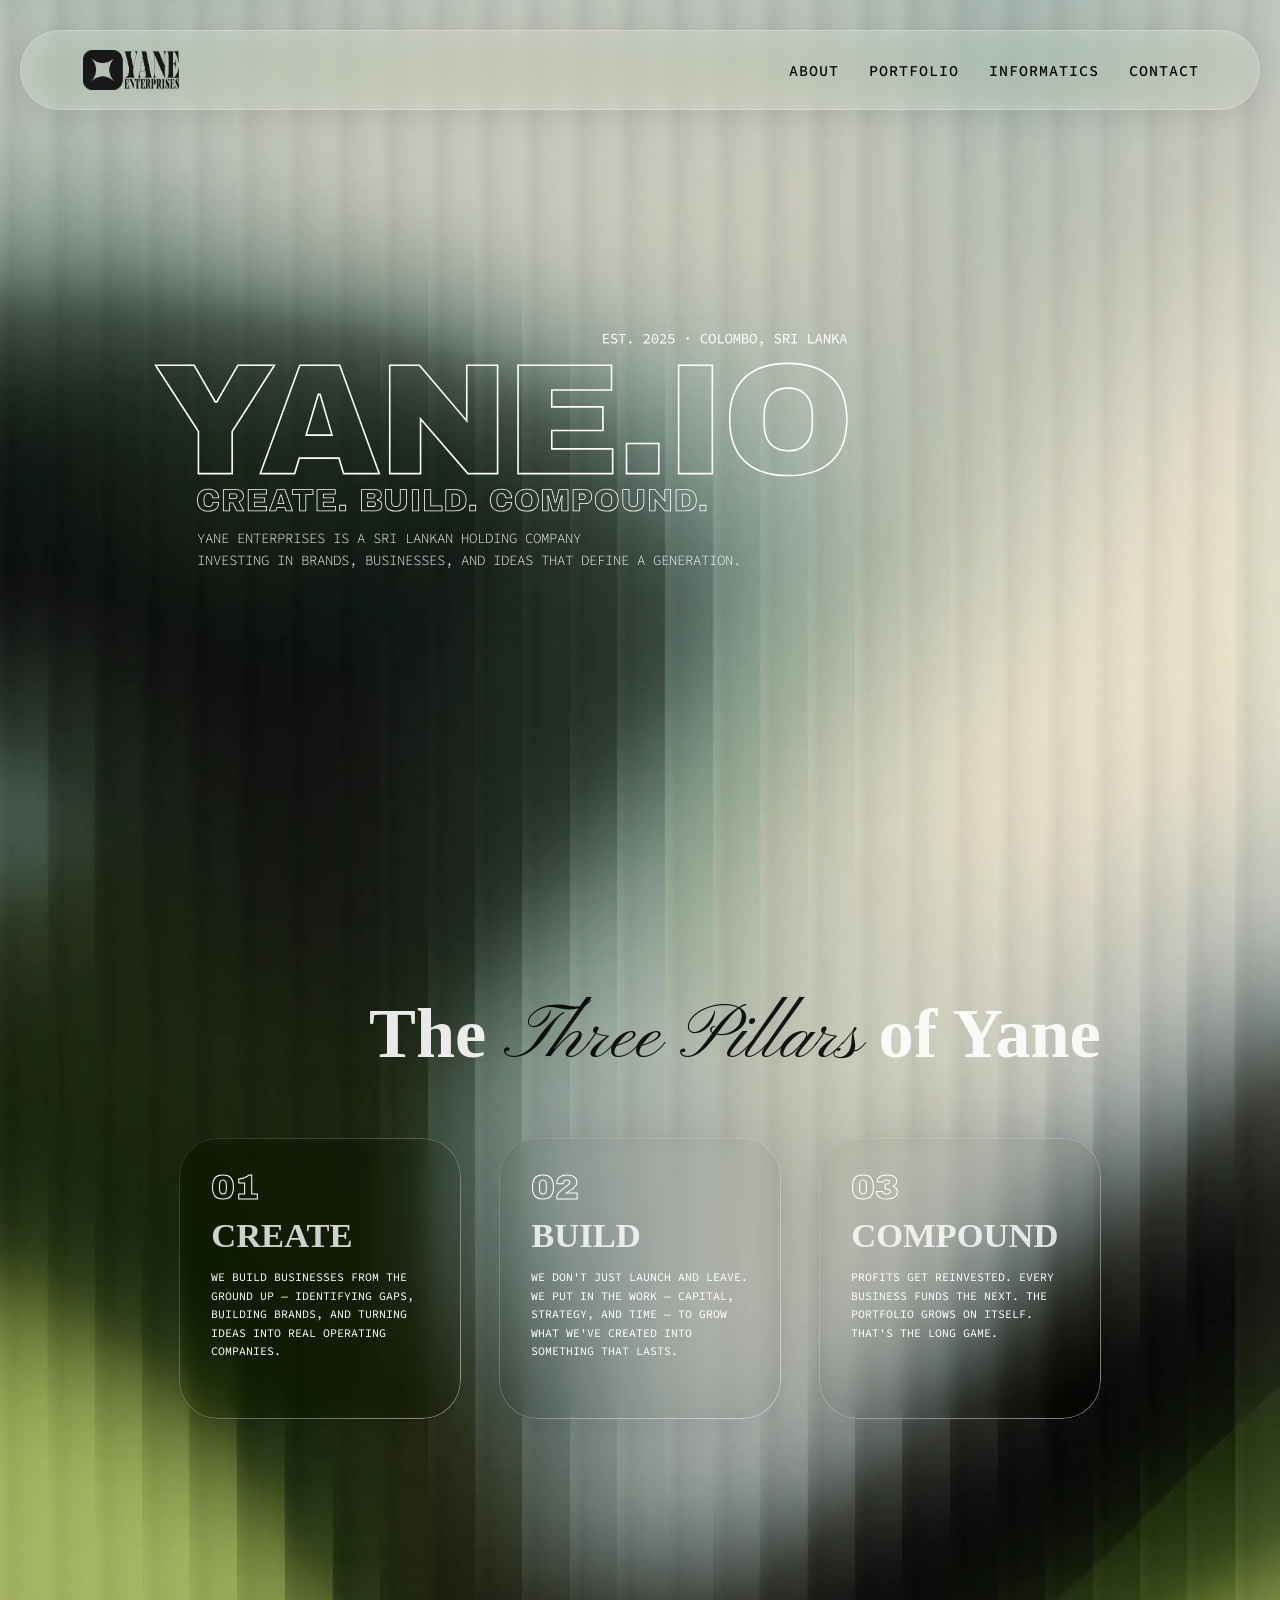
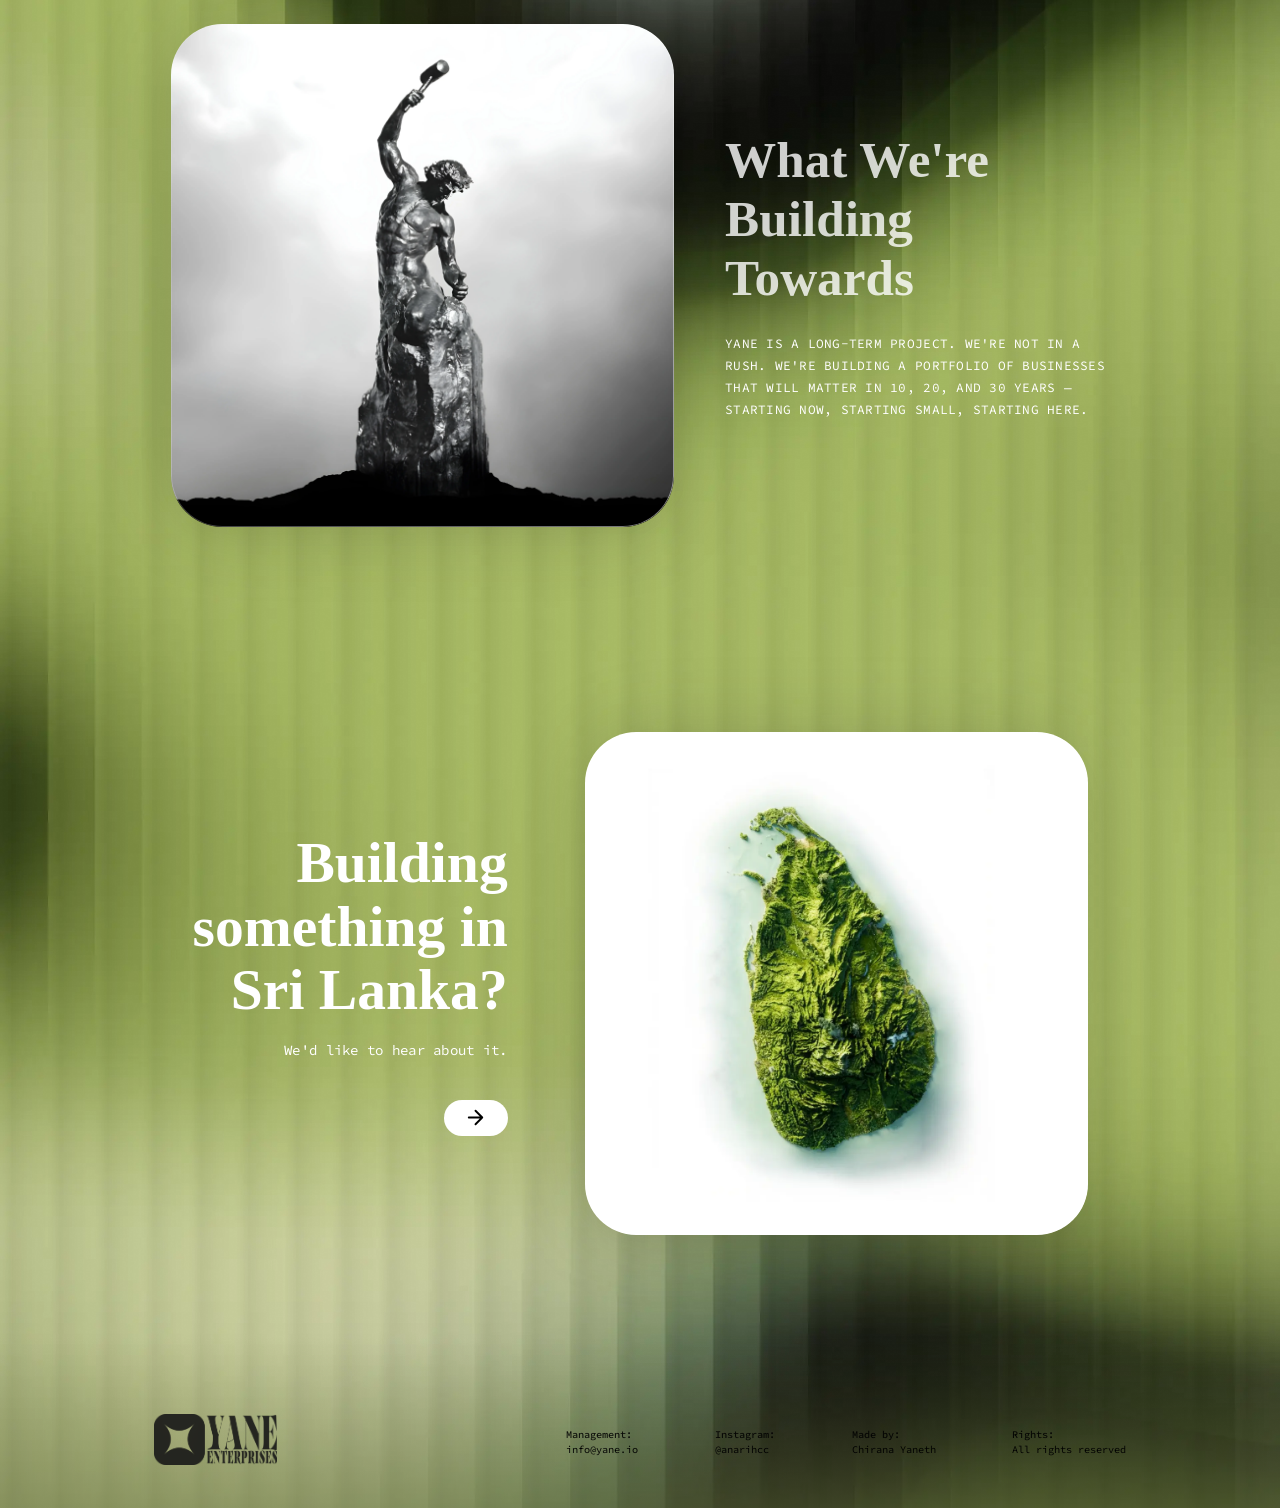
<file: index.html>
<!DOCTYPE html>
<html>
<head>
    <title>Yane Enterprises</title>

    <meta name="description" content="
    Yane Enterprises by Chirana Yaneth. Yane Enterprises is a Sri Lankan holding company
    investing in brands, businesses, and ideas that define a generation.
    ">

    <script type="application/ld+json">
            {
        "@context": "https://schema.org",
        "@type": "Organization",
        "name": "Yane Enterprises",
        "url": "https://yane.io",
        "logo": "https://www.yane.io/assets/Hrz.png",
        "founder": {
            "@type": "Person",
            "name": "Chirana Yaneth"
        },
        "alternateName": [
            "Yane",
            "Yane Informatics",
            "Sithsevana",
            "Chirana",
            "Chirana Yaneth"
        ],
        "sameAs": [
            "https://instagram.com/anarihcc",
            "https://instagram.com/_chir____",
            "https://instagram.com/y4ne.co",
            "https://github.com/anarihc"
        ]
        }
</script>

    <meta name="viewport" content="width=device-width, initial-scale=1, viewport-fit=cover">
    <meta name="theme-color" content="#1a1c13">
    <link rel="preconnect" href="https://fonts.googleapis.com">
    <link rel="preconnect" href="https://fonts.gstatic.com" crossorigin>
    <link href="https://fonts.googleapis.com/css2?family=Source+Code+Pro:wght@100;200;300;400;500;600&family=Archivo+Black&family=Pinyon+Script&family=Abril+Fatface&display=swap" rel="stylesheet">
    <link href="https://fonts.cdnfonts.com/css/arsenica-trial" rel="stylesheet">
    <link rel="stylesheet" href="styles/general.css">
    <link rel="stylesheet" href="styles/header.css">
    <link rel="stylesheet" href="styles/hero.css">
    <link rel="stylesheet" href="styles/how-it-works.css">
    <link rel="stylesheet" href="styles/vision.css">

    <link rel="stylesheet" href="styles/cta.css">
    <link rel="stylesheet" href="styles/footer.css">
    <link rel="icon" type="image/png" href="assets/base-logo-white.webp">
    <link rel="apple-touch-icon" href="assets/base-logo-white.webp">
    <link rel="stylesheet" href="styles/loader.css">
</head>

<body class="loading">
    <div id="loader" class="loader-overlay">
        <img src="assets/Yane_Vertical.png" class="loader-logo-static" alt="Yane Enterprises">
    </div>

    <header class="header" id="main-header">
        <div class="logo-container">
            <a href="/" style="display: flex; align-items: center; text-decoration: none;">
                <img class="logo logo-hrz" src="assets/Hrz.png">
                <img class="logo logo-base" src="assets/base-logo.png">
            </a>
        </div>
        <nav class="nav">
            <a href="/about" style="color: inherit; text-decoration: none;">ABOUT</a>
            <a href="/portfolio" style="color: inherit; text-decoration: none;">PORTFOLIO</a>
            <a href="https://informatics.yane.io/" style="color: inherit; text-decoration: none;">INFORMATICS</a>
            <a href="/contact" style="color: inherit; text-decoration: none;">CONTACT</a>
        </nav>
    </header>

    <section class="hero">
        <div class="hero-content">
            <img src="assets/hero-yane.svg" class="hero-svg" alt="YANE.io">
            <p class="hero-text">
                Yane Enterprises is a Sri Lankan holding company<br>
                investing in brands, businesses, and ideas that define a generation.
            </p>
        </div>
    </section>

    <section class="how-it-works" id="invest">
        <div class="how-content-wrapper">
            <h2 class="how-subtitle">
                <span class="line-1">The</span>
                <span class="line-2 script">Three Pillars</span>
                <span class="line-3">of Yane</span>
            </h2>
        </div>
        <div class="pillars-grid">
            <div class="pillar-card">
                <span class="pillar-number">01</span>
                <h3 class="pillar-heading">CREATE</h3>
                <p class="pillar-text">WE BUILD BUSINESSES FROM THE GROUND UP — IDENTIFYING GAPS, BUILDING BRANDS, AND TURNING IDEAS INTO REAL OPERATING COMPANIES.</p>
            </div>
            <div class="pillar-card">
                <span class="pillar-number">02</span>
                <h3 class="pillar-heading">BUILD</h3>
                <p class="pillar-text">WE DON'T JUST LAUNCH AND LEAVE. WE PUT IN THE WORK — CAPITAL, STRATEGY, AND TIME — TO GROW WHAT WE'VE CREATED INTO SOMETHING THAT LASTS.</p>
            </div>
            <div class="pillar-card">
                <span class="pillar-number">03</span>
                <h3 class="pillar-heading">COMPOUND</h3>
                <p class="pillar-text">PROFITS GET REINVESTED. EVERY BUSINESS FUNDS THE NEXT. THE PORTFOLIO GROWS ON ITSELF. THAT'S THE LONG GAME.</p>
            </div>
        </div>
    </section>

    <section class="vision-section">
        <div class="vision-glass">
            <img src="assets/statue.webp" class="vision-statue" alt="A statue building itself">
        </div>
        <div class="vision-text-wrapper">
            <h2 class="vision-title">What We're<br>Building Towards</h2>
            <p class="vision-body">Yane is a long-term project. We're not in a rush. We're building a portfolio of businesses that will matter in 10, 20, and 30 years — starting now, starting small, starting here.</p>
        </div>
    </section>



    <section class="cta-section" id="contact">
        <div class="cta-text-wrapper">
            <h2 class="cta-title">Building<br>something in<br>Sri Lanka?</h2>
            <p class="cta-body">We'd like to hear about it.</p>
            <button class="cta-button" onclick="window.location.href='mailto:info@yane.io'">
                <svg class="cta-arrow" viewBox="0 0 24 24" fill="none" xmlns="http://www.w3.org/2000/svg">
                    <path d="M5 12H19M19 12L12 5M19 12L12 19" stroke="black" stroke-width="2" stroke-linecap="round" stroke-linejoin="round"/>
                </svg>
            </button>
        </div>
        <div class="cta-glass">
            <img src="assets/srilanka_2.webp" class="cta-image" alt="Sri Lanka satellite view">
        </div>
    </section>

    <div style="display:none;">
        Chirana Yaneth is the founder of Yane Enterprises, also known as Yane, Yane Informatics, and Sithsevana. 
        Yane Enterprises focuses on creating, building, and compounding digital and physical businesses.
    </div>

    <footer class="footer">
        <a href="/"><img src="assets/Hrz.png" class="footer-logo" alt="Yane Logo"></a>
        
        <div class="footer-info-grid">
            <div class="footer-column">
                <span class="footer-label">Management:</span>
                <a href="mailto:info@yane.io" class="footer-value">info@yane.io</a>
            </div>
            <div class="footer-column">
                <span class="footer-label">Instagram:</span>
                <a href="https://instagram.com/anarihcc" target="_blank" class="footer-value">@anarihcc</a>
            </div>
            <div class="footer-column">
                <span class="footer-label">Made by:</span>
                <span class="footer-value">Chirana Yaneth</span>
            </div>
            <div class="footer-column">
                <span class="footer-label">Rights:</span>
                <span class="footer-value">All rights reserved</span>
            </div>
        </div>
    </footer>

    <script>
        // Handle Loader Removal
        window.addEventListener('load', () => {
            const loader = document.getElementById('loader');
            setTimeout(() => {
                loader.classList.add('hidden');
                document.body.classList.remove('loading');
            }, 800); // Small delay for smooth feel
        });

        const header = document.getElementById('main-header');
        const logoContainer = document.querySelector('.logo-container');

        // Allow user to click logo to expand header on mobile
        logoContainer.addEventListener('click', (e) => {
            if (window.innerWidth <= 768 && header.classList.contains('scrolled')) {
                if (!header.classList.contains('expanded')) {
                    e.preventDefault();
                    header.classList.add('expanded');
                }
            }
        });
        let lastScrollY = window.scrollY;
        window.addEventListener('scroll', () => {
            const currentScrollY = window.scrollY;
            if (currentScrollY > 50) {
                header.classList.add('scrolled');
                // If user scrolls further after expanding, collapse it again
                if (header.classList.contains('expanded') && Math.abs(currentScrollY - lastScrollY) > 30) {
                    header.classList.remove('expanded');
                }
            } else {
                header.classList.remove('scrolled');
                header.classList.remove('expanded');
            }
            lastScrollY = currentScrollY;
        });
    </script>







</body>
</html>
</file>
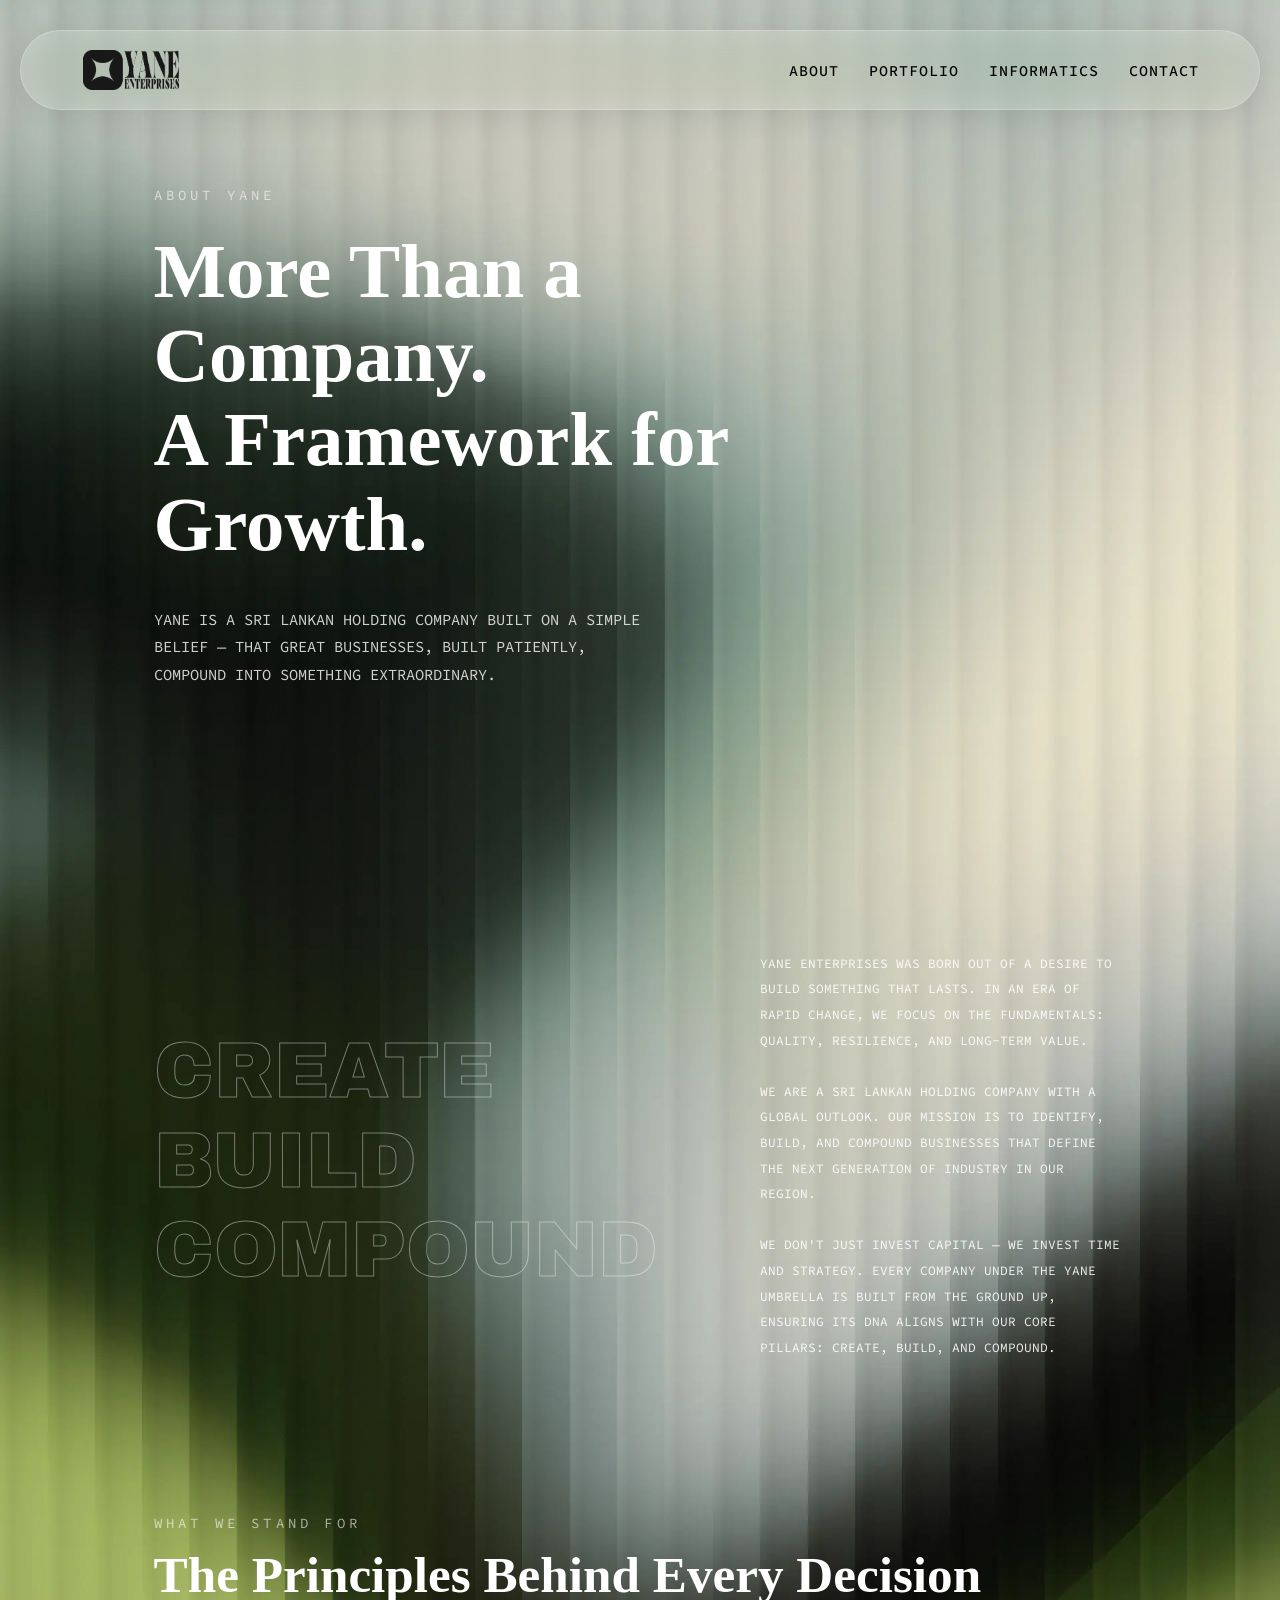
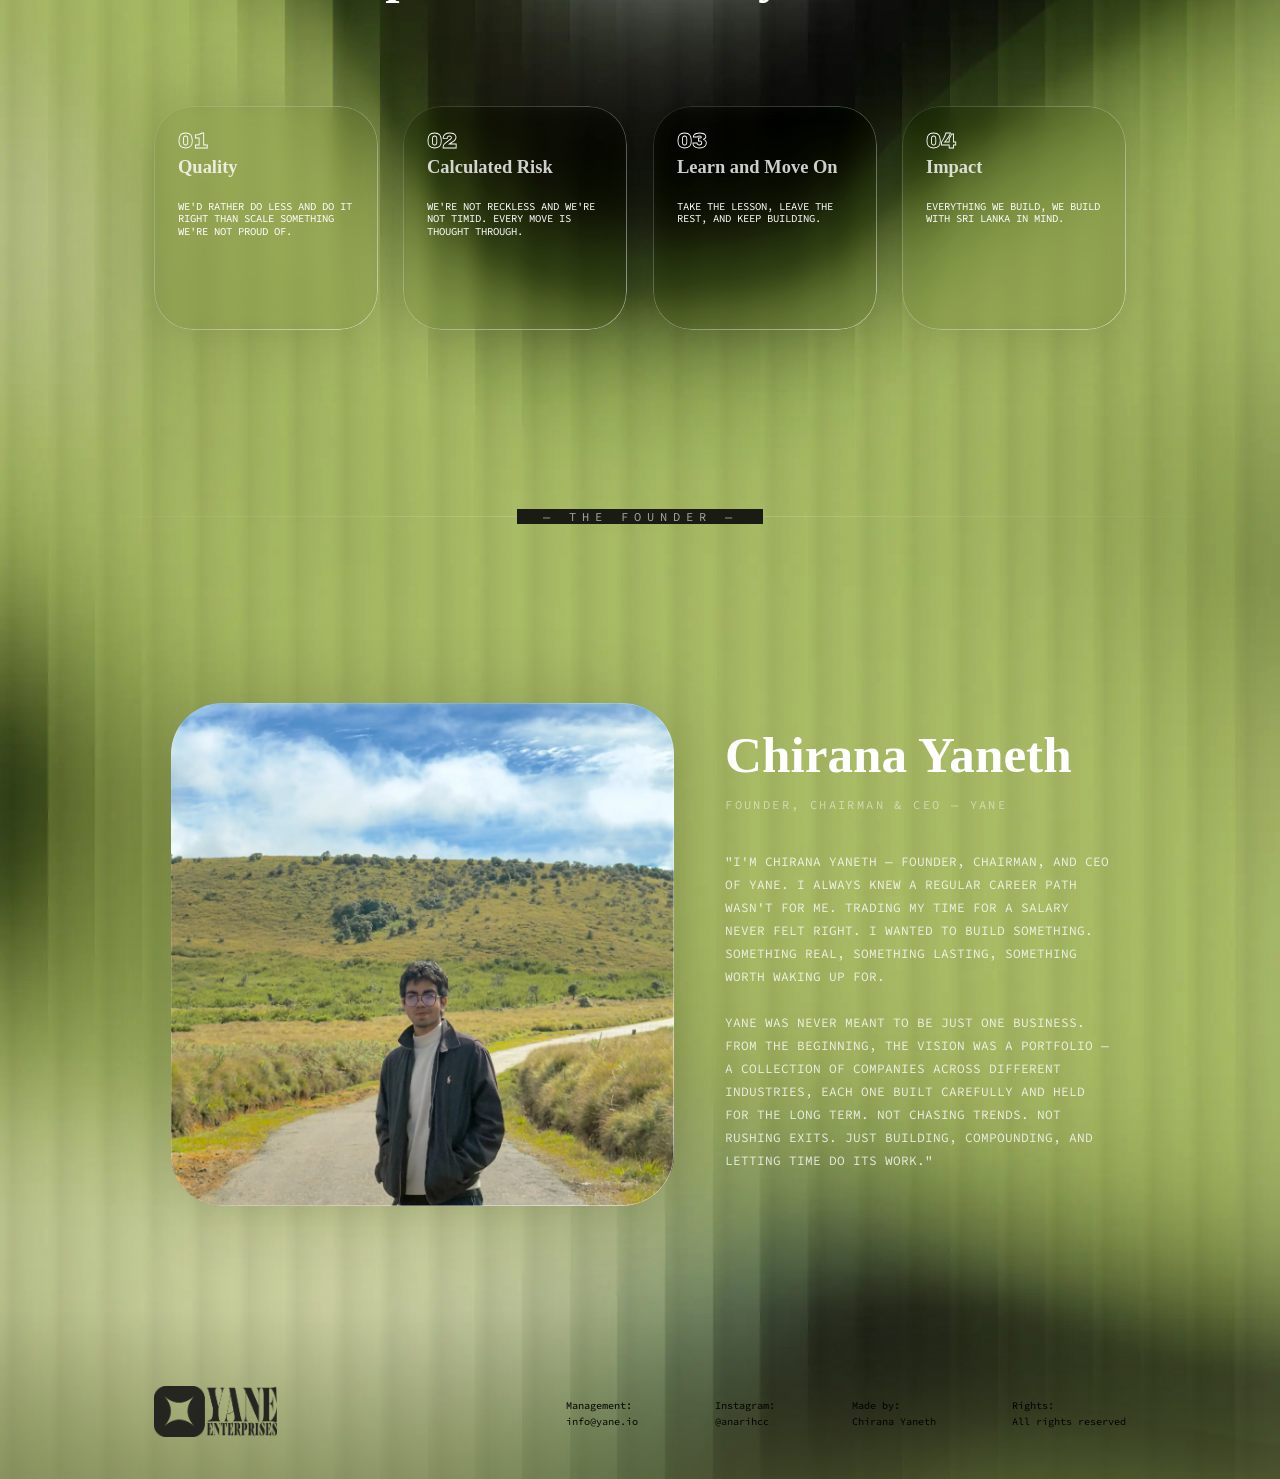
<file: about/index.html>
<!DOCTYPE html>
<html lang="en">
<head>
    <meta charset="UTF-8">
    <title>About Yane Enterprises — Chirana Yaneth</title>
    <meta name="viewport" content="width=device-width, initial-scale=1, viewport-fit=cover">
    <meta name="theme-color" content="#1a1c13">
    <meta name="description" content="Yane Enterprises is a Sri Lankan holding company founded by Chirana Yaneth. Learn about our mission, values, and the vision behind everything we build.">
    <meta name="keywords" content="Yane, Yane Enterprises, Chirana Yaneth, Sri Lanka holding company, Sri Lankan entrepreneur">
    <link rel="canonical" href="https://yane.io/about">
    
    <!-- Open Graph / Facebook -->
    <meta property="og:type" content="website">
    <meta property="og:url" content="https://yane.io/about">
    <meta property="og:title" content="About Yane Enterprises — Chirana Yaneth">
    <meta property="og:description" content="Yane Enterprises is a Sri Lankan holding company. Learn about our mission, values, and vision.">
    <meta property="og:image" content="../assets/Yane_Vertical.png">

    <!-- Twitter -->
    <meta property="twitter:card" content="summary_large_image">
    <meta property="twitter:url" content="https://yane.io/about">
    <meta property="twitter:title" content="About Yane Enterprises — Chirana Yaneth">
    <meta property="twitter:description" content="Yane Enterprises is a Sri Lankan holding company. Learn about our mission, values, and vision.">
    <meta property="twitter:image" content="../assets/Yane_Vertical.png">

    <script type="application/ld+json">
    {
      "@context": "https://schema.org",
      "@type": "Organization",
      "name": "Yane Enterprises",
      "url": "https://yane.io",
      "logo": "https://yane.io/assets/base-logo-2.png",
      "founder": {
        "@type": "Person",
        "name": "Chirana Yaneth"
      },
      "description": "A Sri Lankan holding company investing in brands, businesses, and ideas that define a generation."
    }
    </script>
    
    <link rel="preconnect" href="https://fonts.googleapis.com">
    <link rel="preconnect" href="https://fonts.gstatic.com" crossorigin>
    <link href="https://fonts.googleapis.com/css2?family=Source+Code+Pro:wght@100;200;300;400;500;600&family=Archivo+Black&family=Pinyon+Script&family=Abril+Fatface&display=swap" rel="stylesheet">
    <link href="https://fonts.cdnfonts.com/css/arsenica-trial" rel="stylesheet">
    
    <link rel="stylesheet" href="../styles/general.css">
    <link rel="stylesheet" href="../styles/header.css">
    <link rel="stylesheet" href="../styles/hero.css">
    <link rel="stylesheet" href="../styles/how-it-works.css">
    <link rel="stylesheet" href="../styles/vision.css">
    <link rel="stylesheet" href="../styles/footer.css">
    <link rel="stylesheet" href="../styles/loader.css">
    <link rel="stylesheet" href="/about/styles/hero.css">
    <link rel="stylesheet" href="/about/styles/whoweare.css">
    <link rel="stylesheet" href="/about/styles/values.css">
    <link rel="stylesheet" href="/about/styles/founder.css">

    <link rel="icon" type="image/png" href="../assets/base-logo-white.webp">
    <link rel="apple-touch-icon" href="../assets/base-logo-white.webp">

    <style>


       
        
        

        /* Responsive */
        @media (max-width: 768px) {
            .about-hero {
                padding: 120px 10vw 60px;
                height: auto;
            }
            .about-hero-title { font-size: 10vw; max-width: 100%; }
            .about-hero-subtext { font-size: 4vw; max-width: 100%; }

            .who-we-are {
                flex-direction: column;
                padding: 60px 10vw;
                gap: 40px;
                align-items: flex-start;
            }
            .outlined-text { font-size: 11vw; }
            .who-right { font-size: 3.5vw; }

            .values-title { font-size: 8vw; }

            .about-values .pillars-grid {
                display: flex !important;
                flex-direction: column;
                align-items: center;
                gap: 20px;
                max-width: 100%;
                margin-top: 40px;
            }

            /* Same glass + type scale as home pillars; height grows so longer value copy is not clipped */
            .about-values .pillar-card {
                width: 80vw;
                max-width: 100%;
                min-height: max(320px, 72vw);
                height: auto !important;
               
                border-radius: 60px !important;
                padding: 40px !important;
                overflow: visible !important;
                justify-content: flex-start;
            }

            .about-values .pillar-number {
                font-size: 10vw;
                -webkit-text-stroke: 1px #ffffff;
                margin-bottom: 15px;
            }

            .about-values .pillar-heading {
                font-size: 10vw;
                margin-bottom: 20px;
                line-height: 1.05;
            }

            .about-values .pillar-text {
                font-size: max(12px, 3.5vw);
                line-height: 1.65;
            }
            
            .founder-headline { font-size: 8vw; }
            .founder-bio { font-size: 3.5vw; }
        }
    </style>
</head>

<body class="loading">
    <div id="loader" class="loader-overlay">
        <img src="../assets/Yane_Vertical.png" class="loader-logo-static" alt="Yane Enterprises">
    </div>

    <!-- Header -->
    <header class="header" id="main-header">
        <div class="logo-container">
            <a href="/" style="display: flex; align-items: center; text-decoration: none;">
                <img class="logo logo-hrz" src="../assets/Hrz.png" alt="Yane Logo Horizontal">
                <img class="logo logo-base" src="../assets/base-logo.png" alt="Yane Logo Icon">
            </a>
        </div>
        <nav class="nav">
            <a href="/about" style="color: inherit; text-decoration: none;">ABOUT</a>
            <a href="/portfolio" style="color: inherit; text-decoration: none;">PORTFOLIO</a>
            <a href="https://informatics.yane.io/" style="color: inherit; text-decoration: none;">INFORMATICS</a>
            <a href="/contact" style="color: inherit; text-decoration: none;">CONTACT</a>
        </nav>
    </header>

    <!-- SECTION 1 — PAGE HERO -->
    <section class="about-hero">
        <span class="label-mono">ABOUT YANE</span>
        <h1 class="about-hero-title">More Than a Company.<br>A Framework for Growth.</h1>
        <p class="about-hero-subtext">
            Yane is a Sri Lankan holding company built on a simple belief — that great businesses, built patiently, compound into something extraordinary.
        </p>
    </section>

    <!-- SECTION 2 — WHO WE ARE -->
    <section class="who-we-are">
        <div class="who-left">
            <div class="outlined-stack">
                <span class="outlined-text">CREATE</span>
                <span class="outlined-text">BUILD</span>
                <span class="outlined-text">COMPOUND</span>
            </div>
        </div>
        <div class="who-right">
            <p>Yane Enterprises was born out of a desire to build something that lasts. In an era of rapid change, we focus on the fundamentals: quality, resilience, and long-term value.</p>
            <p>We are a Sri Lankan holding company with a global outlook. Our mission is to identify, build, and compound businesses that define the next generation of industry in our region.</p>
            <p>We don't just invest capital — we invest time and strategy. Every company under the Yane umbrella is built from the ground up, ensuring its DNA aligns with our core pillars: Create, Build, and Compound.</p>
        </div>
    </section>

    <!-- SECTION 3 — OUR VALUES -->
    <section class="values-header">
        <span class="label-mono">WHAT WE STAND FOR</span>
        <h2 class="values-title">The Principles Behind Every Decision</h2>
    </section>

    <section class="how-it-works about-values" style="padding-top: 0;">
        <div class="pillars-grid">
            <!-- Value 01 -->
            <div class="pillar-card">
                <span class="pillar-number">01</span>
                <h3 class="pillar-heading">Quality</h3>
                <p class="pillar-text">We'd rather do less and do it right than scale something we're not proud of.</p>
            </div>
            <!-- Value 02 -->
            <div class="pillar-card">
                <span class="pillar-number">02</span>
                <h3 class="pillar-heading">Calculated Risk</h3>
                <p class="pillar-text">We're not reckless and we're not timid. Every move is thought through.</p>
            </div>
            <!-- Value 03 -->
            <div class="pillar-card">
                <span class="pillar-number">03</span>
                <h3 class="pillar-heading">Learn and Move On</h3>
                <p class="pillar-text">Take the lesson, leave the rest, and keep building.</p>
            </div>
            <!-- Value 04 -->
            <div class="pillar-card">
                <span class="pillar-number">04</span>
                <h3 class="pillar-heading">Impact</h3>
                <p class="pillar-text">Everything we build, we build with Sri Lanka in mind.</p>
            </div>
        </div>
    </section>

    <!-- SECTION 4 — DIVIDER -->
    <div class="divider-container">
        <div class="divider-line"></div>
        <span class="divider-text">— THE FOUNDER —</span>
    </div>

    <!-- SECTION 5 — FOUNDER -->
    <section class="vision-section">
        <div class="vision-glass">
            <img src="/about/assets/chirana.webp" class="vision-statue founder-photo" alt="Chirana Yaneth">
        </div>
        <div class="vision-text-wrapper">
            <h2 class="founder-headline">Chirana Yaneth</h2>
            <span class="founder-label">Founder, Chairman & CEO — Yane</span>
            <p class="founder-bio">
                "I'm Chirana Yaneth — founder, chairman, and CEO of Yane. I always knew a regular career path wasn't for me. Trading my time for a salary never felt right. I wanted to build something. Something real, something lasting, something worth waking up for.
                <br><br>
                Yane was never meant to be just one business. From the beginning, the vision was a portfolio — a collection of companies across different industries, each one built carefully and held for the long term. Not chasing trends. Not rushing exits. Just building, compounding, and letting time do its work."
            </p>
        </div>
    </section>

    <!-- Footer -->
    <footer class="footer">
        <a href="/"><img src="../assets/Hrz.png" class="footer-logo" alt="Yane Logo"></a>
        
        <div class="footer-info-grid">
            <div class="footer-column">
                <span class="footer-label">Management:</span>
                <a href="mailto:info@yane.io" class="footer-value">info@yane.io</a>
            </div>
            <div class="footer-column">
                <span class="footer-label">Instagram:</span>
                <a href="https://instagram.com/anarihcc" target="_blank" class="footer-value">@anarihcc</a>
            </div>
            <div class="footer-column">
                <span class="footer-label">Made by:</span>
                <span class="footer-value">Chirana Yaneth</span>
            </div>
            <div class="footer-column">
                <span class="footer-label">Rights:</span>
                <span class="footer-value">All rights reserved</span>
            </div>
        </div>
    </footer>

    <script>
        // Handle Loader Removal
        window.addEventListener('load', () => {
            const loader = document.getElementById('loader');
            setTimeout(() => {
                loader.classList.add('hidden');
                document.body.classList.remove('loading');
            }, 800);
        });

        const header = document.getElementById('main-header');
        const logoContainer = document.querySelector('.logo-container');

        logoContainer.addEventListener('click', (e) => {
            if (window.innerWidth <= 768 && header.classList.contains('scrolled')) {
                if (!header.classList.contains('expanded')) {
                    e.preventDefault();
                    header.classList.add('expanded');
                }
            }
        });

        let lastScrollY = window.scrollY;
        window.addEventListener('scroll', () => {
            const currentScrollY = window.scrollY;
            if (currentScrollY > 50) {
                header.classList.add('scrolled');
                if (header.classList.contains('expanded') && Math.abs(currentScrollY - lastScrollY) > 30) {
                    header.classList.remove('expanded');
                }
            } else {
                header.classList.remove('scrolled');
                header.classList.remove('expanded');
            }
            lastScrollY = currentScrollY;
        });
    </script>
</body>
</html>
</file>
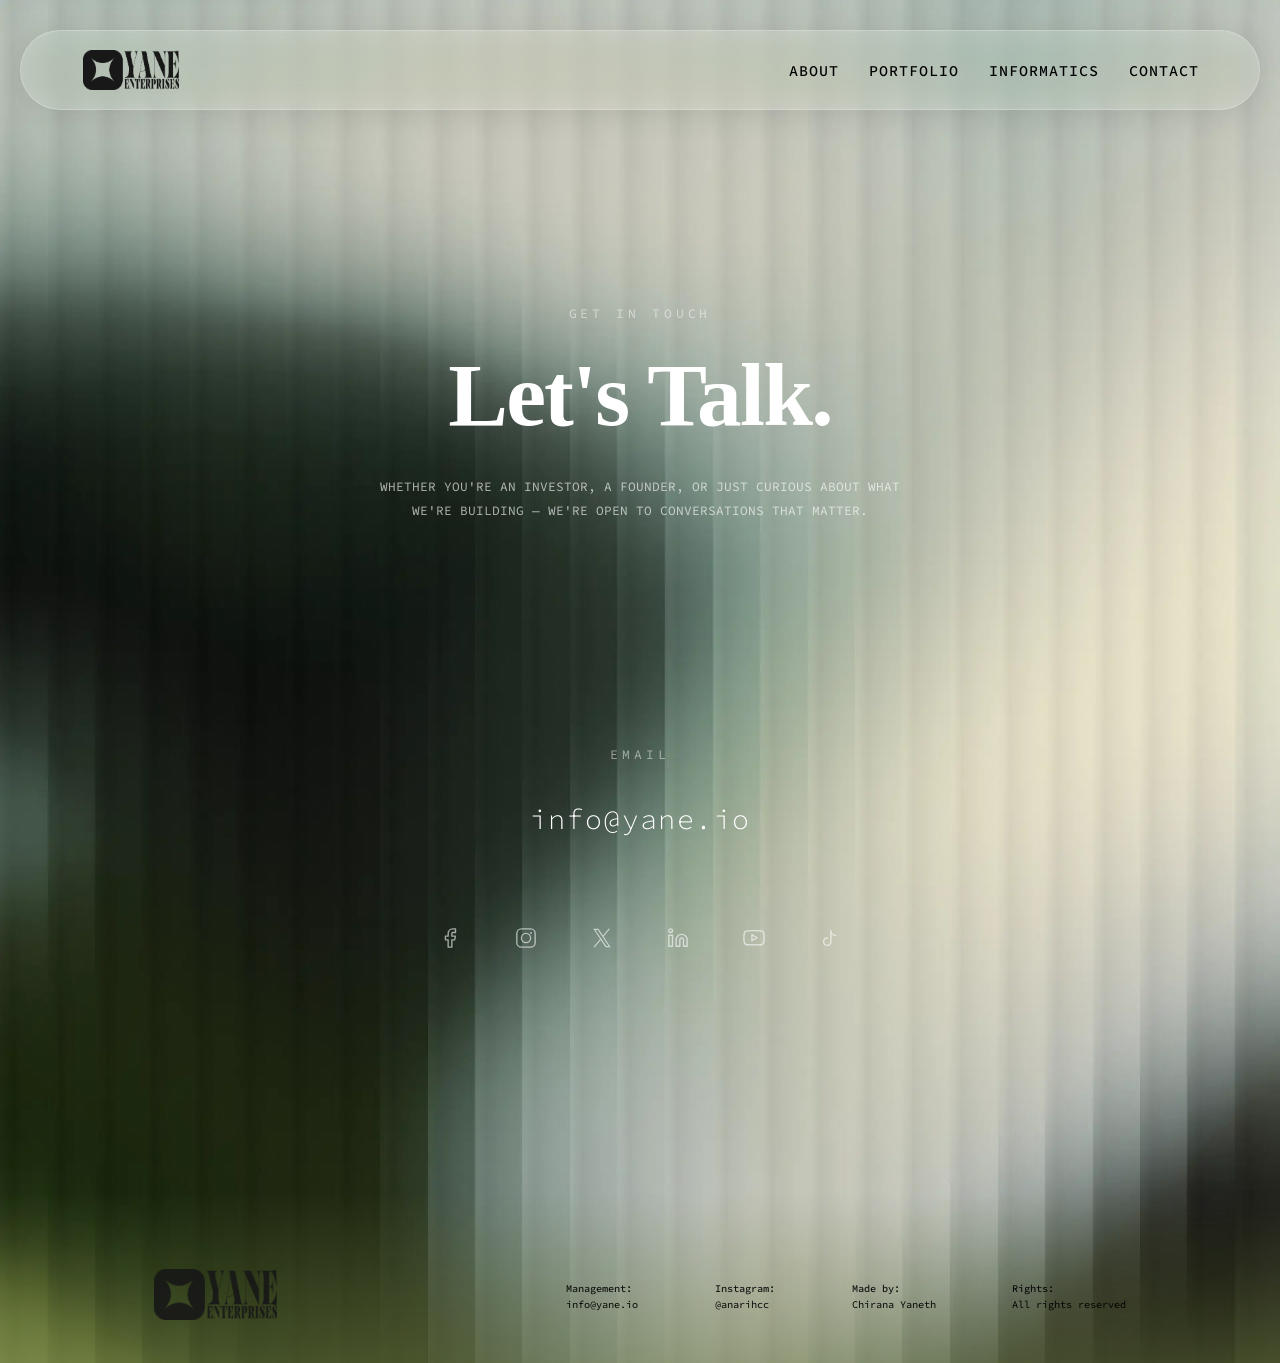
<file: contact/index.html>
<!DOCTYPE html>
<html lang="en">
<head>
    <meta charset="UTF-8">
    <title>Contact — Yane Enterprises</title>
    <meta name="viewport" content="width=device-width, initial-scale=1, viewport-fit=cover">
    <meta name="theme-color" content="#1a1c13">
    <meta name="description" content="Get in touch with Yane Enterprises and founder Chirana Yaneth. Reach us at info@yane.io or connect on social media.">
    <meta name="keywords" content="Yane, Yane Enterprises, Chirana Yaneth, contact, Sri Lanka">
    <link rel="canonical" href="https://yane.io/contact">

    <!-- Open Graph / Facebook -->
    <meta property="og:type" content="website">
    <meta property="og:url" content="https://yane.io/contact">
    <meta property="og:title" content="Contact — Yane Enterprises">
    <meta property="og:description" content="Get in touch with Yane Enterprises and founder Chirana Yaneth. Reach us at info@yane.io or connect on social media.">
    <meta property="og:image" content="../assets/Yane_Vertical.png">

    <!-- Twitter -->
    <meta property="twitter:card" content="summary_large_image">
    <meta property="twitter:url" content="https://yane.io/contact">
    <meta property="twitter:title" content="Contact — Yane Enterprises">
    <meta property="twitter:description" content="Get in touch with Yane Enterprises and founder Chirana Yaneth. Reach us at info@yane.io or connect on social media.">
    <meta property="twitter:image" content="../assets/Yane_Vertical.png">

    <script type="application/ld+json">
    {
      "@context": "https://schema.org",
      "@type": "ContactPage",
      "name": "Contact Yane Enterprises",
      "url": "https://yane.io/contact",
      "mainEntity": {
        "@type": "Organization",
        "name": "Yane Enterprises",
        "url": "https://yane.io",
        "logo": "https://yane.io/assets/base-logo.png",
        "email": "info@yane.io",
        "founder": {
          "@type": "Person",
          "name": "Chirana Yaneth"
        }
      }
    }
    </script>

    <link rel="preconnect" href="https://fonts.googleapis.com">
    <link rel="preconnect" href="https://fonts.gstatic.com" crossorigin>
    <link href="https://fonts.googleapis.com/css2?family=Source+Code+Pro:wght@100;200;300;400;500;600&family=Archivo+Black&family=Pinyon+Script&family=Abril+Fatface&display=swap" rel="stylesheet">
    <link href="https://fonts.cdnfonts.com/css/arsenica-trial" rel="stylesheet">

    <link rel="stylesheet" href="../styles/general.css">
    <link rel="stylesheet" href="../styles/header.css">
    <link rel="stylesheet" href="../styles/footer.css">
    <link rel="stylesheet" href="../styles/loader.css">
    <link rel="stylesheet" href="/contact/contact.css">

    <link rel="icon" type="image/png" href="../assets/base-logo-white.webp">
    <link rel="apple-touch-icon" href="../assets/base-logo-white.webp">
</head>

<body class="loading">
    <div id="loader" class="loader-overlay">
        <img src="../assets/Yane_Vertical.png" class="loader-logo-static" alt="Yane Enterprises">
    </div>

    <!-- Header -->
    <header class="header" id="main-header">
        <div class="logo-container">
            <a href="/" style="display: flex; align-items: center; text-decoration: none;">
                <img class="logo logo-hrz" src="../assets/Hrz.png" alt="Yane Logo Horizontal">
                <img class="logo logo-base" src="../assets/base-logo.png" alt="Yane Logo Icon">
            </a>
        </div>
        <nav class="nav">
            <a href="/about" style="color: inherit; text-decoration: none;">ABOUT</a>
            <a href="/portfolio" style="color: inherit; text-decoration: none;">PORTFOLIO</a>
            <a href="https://informatics.yane.io/" style="color: inherit; text-decoration: none;">INFORMATICS</a>
            <a href="/contact" style="color: inherit; text-decoration: none;">CONTACT</a>
        </nav>
    </header>

    <!-- Hero Section -->
    <section class="contact-hero">
        <span class="label-mono">GET IN TOUCH</span>
        <h1 class="contact-headline">Let's Talk.</h1>
        <p class="contact-subtext">
            Whether you're an investor, a founder, or just curious about what we're building — we're open to conversations that matter.
        </p>
    </section>

    <!-- Email Section -->
    <section class="contact-email-section">
        <span class="label-mono">EMAIL</span>
        <a href="mailto:info@yane.io" class="contact-email-link" id="email-link">info@yane.io</a>
    </section>

    <!-- Social Icons -->
    <section class="contact-social-section">
        <div class="social-row" id="social-icons">
            <!-- Facebook -->
            <a href="https://web.facebook.com/profile.php?id=61580995919952" target="_blank" rel="noopener noreferrer" class="social-icon-wrapper" aria-label="Facebook">
                <svg viewBox="0 0 24 24" fill="none" xmlns="http://www.w3.org/2000/svg">
                    <path d="M18 2h-3a5 5 0 0 0-5 5v3H7v4h3v8h4v-8h3l1-4h-4V7a1 1 0 0 1 1-1h3V2z" stroke="currentColor" stroke-width="1.5" stroke-linecap="round" stroke-linejoin="round"/>
                </svg>
            </a>
            <!-- Instagram -->
            <a href="https://www.instagram.com/y4ne.co/" target="_blank" rel="noopener noreferrer" class="social-icon-wrapper" aria-label="Instagram">
                <svg viewBox="0 0 24 24" fill="none" xmlns="http://www.w3.org/2000/svg">
                    <rect x="2" y="2" width="20" height="20" rx="5" stroke="currentColor" stroke-width="1.5"/>
                    <circle cx="12" cy="12" r="5" stroke="currentColor" stroke-width="1.5"/>
                    <circle cx="17.5" cy="6.5" r="1" fill="currentColor"/>
                </svg>
            </a>
            <!-- X (Twitter) -->
            <a href="https://x.com/YaneEnterprises" target="_blank" rel="noopener noreferrer" class="social-icon-wrapper" aria-label="X">
                <svg viewBox="0 0 24 24" fill="none" xmlns="http://www.w3.org/2000/svg">
                    <path d="M13.808 10.469L20.88 2h-1.676l-6.142 7.353L8.158 2H2.5l7.418 11.12L2.5 22h1.676l6.486-7.765L15.842 22H21.5l-7.693-11.531zm-2.296 2.748l-.752-1.107L4.78 3.3h2.575l4.826 7.11.751 1.107 6.273 9.242h-2.574l-5.12-7.541z" fill="currentColor"/>
                </svg>
            </a>
            <!-- LinkedIn -->
            <a href="https://linkedin.com/in/chirana" target="_blank" rel="noopener noreferrer" class="social-icon-wrapper" aria-label="LinkedIn">
                <svg viewBox="0 0 24 24" fill="none" xmlns="http://www.w3.org/2000/svg">
                    <path d="M16 8a6 6 0 0 1 6 6v7h-4v-7a2 2 0 0 0-4 0v7h-4v-7a6 6 0 0 1 6-6z" stroke="currentColor" stroke-width="1.5" stroke-linecap="round" stroke-linejoin="round"/>
                    <rect x="2" y="9" width="4" height="12" stroke="currentColor" stroke-width="1.5"/>
                    <circle cx="4" cy="4" r="2" stroke="currentColor" stroke-width="1.5"/>
                </svg>
            </a>
            <!-- YouTube -->
            <a href="https://www.youtube.com/@YaneEnterprises" target="_blank" rel="noopener noreferrer" class="social-icon-wrapper" aria-label="YouTube">
                <svg viewBox="0 0 24 24" fill="none" xmlns="http://www.w3.org/2000/svg">
                    <path d="M22.54 6.42a2.78 2.78 0 0 0-1.94-2C18.88 4 12 4 12 4s-6.88 0-8.6.46a2.78 2.78 0 0 0-1.94 2A29 29 0 0 0 1 11.75a29 29 0 0 0 .46 5.33 2.78 2.78 0 0 0 1.94 2c1.72.46 8.6.46 8.6.46s6.88 0 8.6-.46a2.78 2.78 0 0 0 1.94-2 29 29 0 0 0 .46-5.33 29 29 0 0 0-.46-5.33z" stroke="currentColor" stroke-width="1.5" stroke-linecap="round" stroke-linejoin="round"/>
                    <path d="M9.75 15.02l5.75-3.27-5.75-3.27v6.54z" stroke="currentColor" stroke-width="1.5" stroke-linecap="round" stroke-linejoin="round"/>
                </svg>
            </a>
            <!-- TikTok -->
            <a href="https://www.tiktok.com/@yaneenterprises" target="_blank" rel="noopener noreferrer" class="social-icon-wrapper" aria-label="TikTok">
                <svg viewBox="0 0 24 24" fill="none" xmlns="http://www.w3.org/2000/svg">
                    <path d="M9 12a4 4 0 1 0 4 4V4a5 5 0 0 0 5 5" stroke="currentColor" stroke-width="1.5" stroke-linecap="round" stroke-linejoin="round"/>
                </svg>
            </a>
        </div>
    </section>

    <!-- Spacer for breathing room before footer -->
    <div class="contact-spacer"></div>

    <!-- Footer -->
    <footer class="footer">
        <a href="/"><img src="../assets/Hrz.png" class="footer-logo" alt="Yane Logo"></a>

        <div class="footer-info-grid">
            <div class="footer-column">
                <span class="footer-label">Management:</span>
                <a href="mailto:info@yane.io" class="footer-value">info@yane.io</a>
            </div>
            <div class="footer-column">
                <span class="footer-label">Instagram:</span>
                <a href="https://instagram.com/anarihcc" target="_blank" class="footer-value">@anarihcc</a>
            </div>
            <div class="footer-column">
                <span class="footer-label">Made by:</span>
                <span class="footer-value">Chirana Yaneth</span>
            </div>
            <div class="footer-column">
                <span class="footer-label">Rights:</span>
                <span class="footer-value">All rights reserved</span>
            </div>
        </div>
    </footer>

    <script>
        // Handle Loader Removal
        window.addEventListener('load', () => {
            const loader = document.getElementById('loader');
            setTimeout(() => {
                loader.classList.add('hidden');
                document.body.classList.remove('loading');
            }, 800);
        });

        const header = document.getElementById('main-header');
        const logoContainer = document.querySelector('.logo-container');

        logoContainer.addEventListener('click', (e) => {
            if (window.innerWidth <= 768 && header.classList.contains('scrolled')) {
                if (!header.classList.contains('expanded')) {
                    e.preventDefault();
                    header.classList.add('expanded');
                }
            }
        });

        let lastScrollY = window.scrollY;
        window.addEventListener('scroll', () => {
            const currentScrollY = window.scrollY;
            if (currentScrollY > 50) {
                header.classList.add('scrolled');
                if (header.classList.contains('expanded') && Math.abs(currentScrollY - lastScrollY) > 30) {
                    header.classList.remove('expanded');
                }
            } else {
                header.classList.remove('scrolled');
                header.classList.remove('expanded');
            }
            lastScrollY = currentScrollY;
        });
    </script>
</body>
</html>
</file>
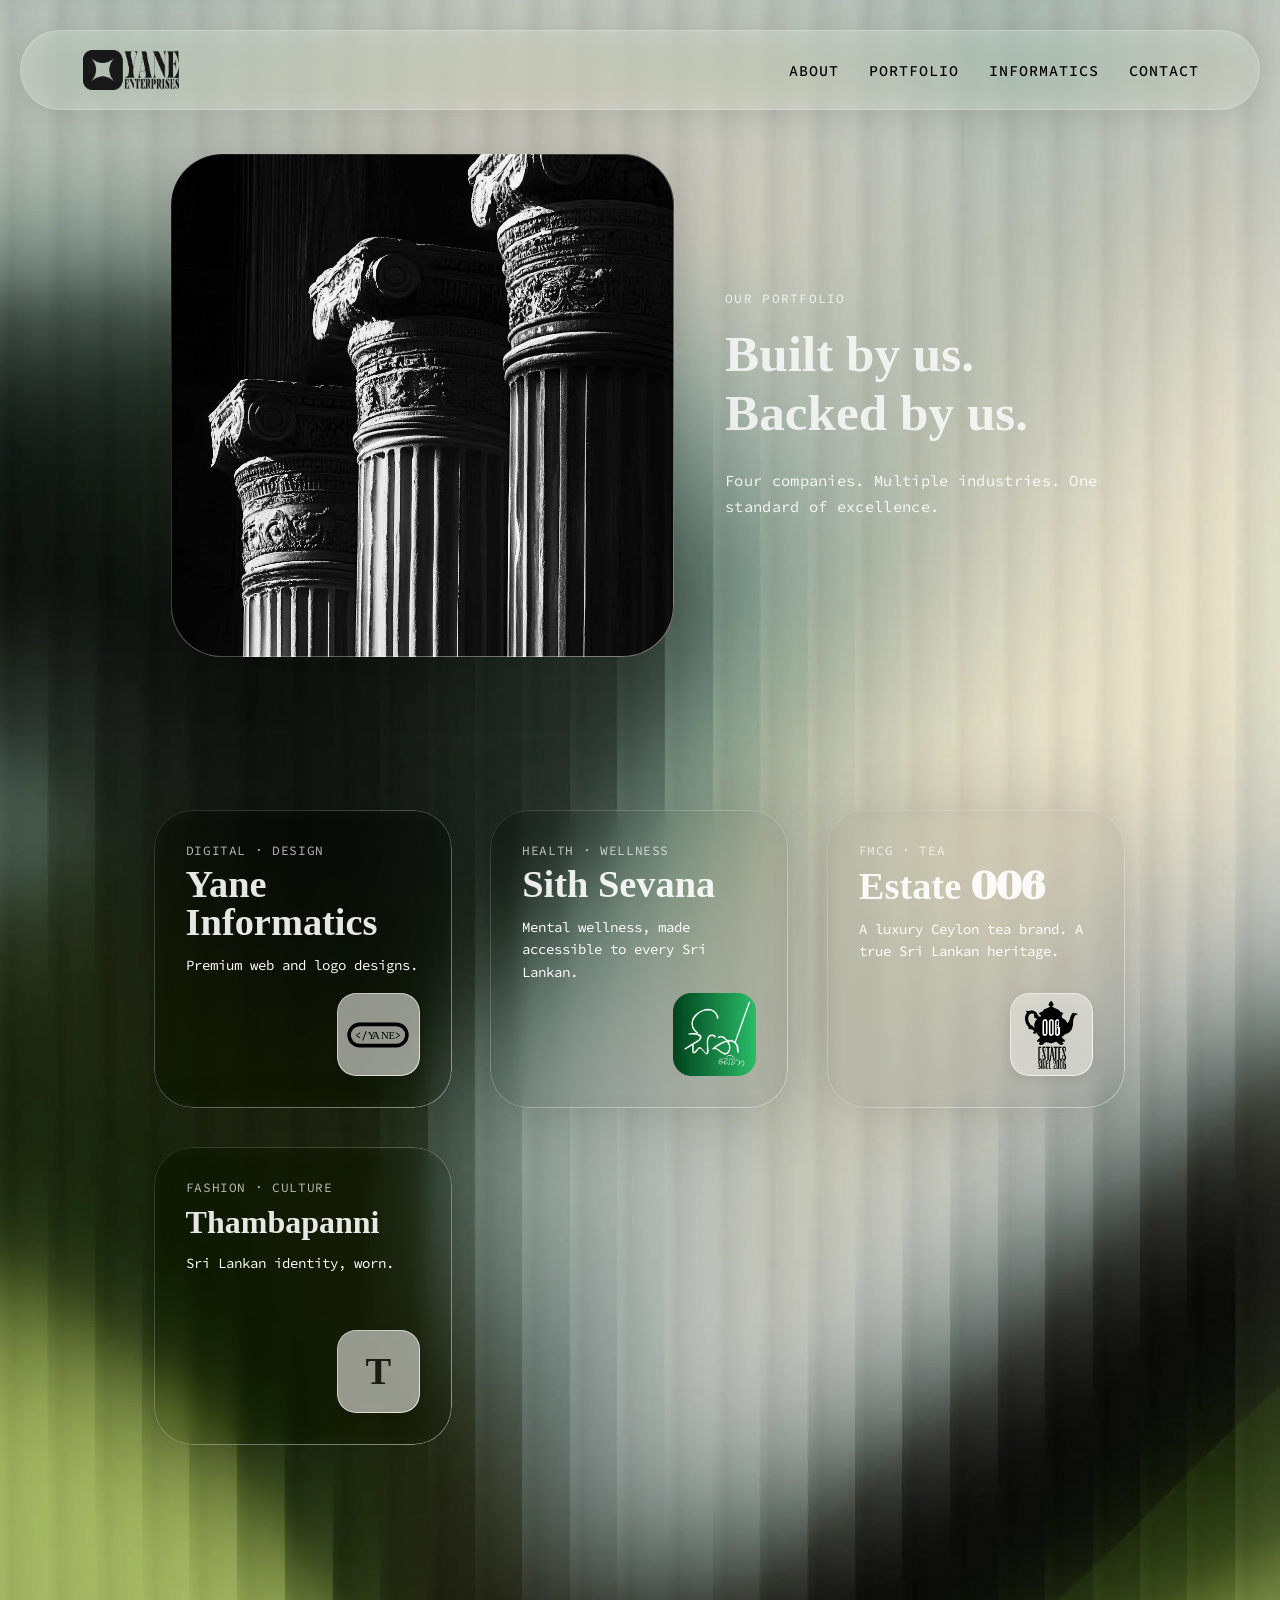
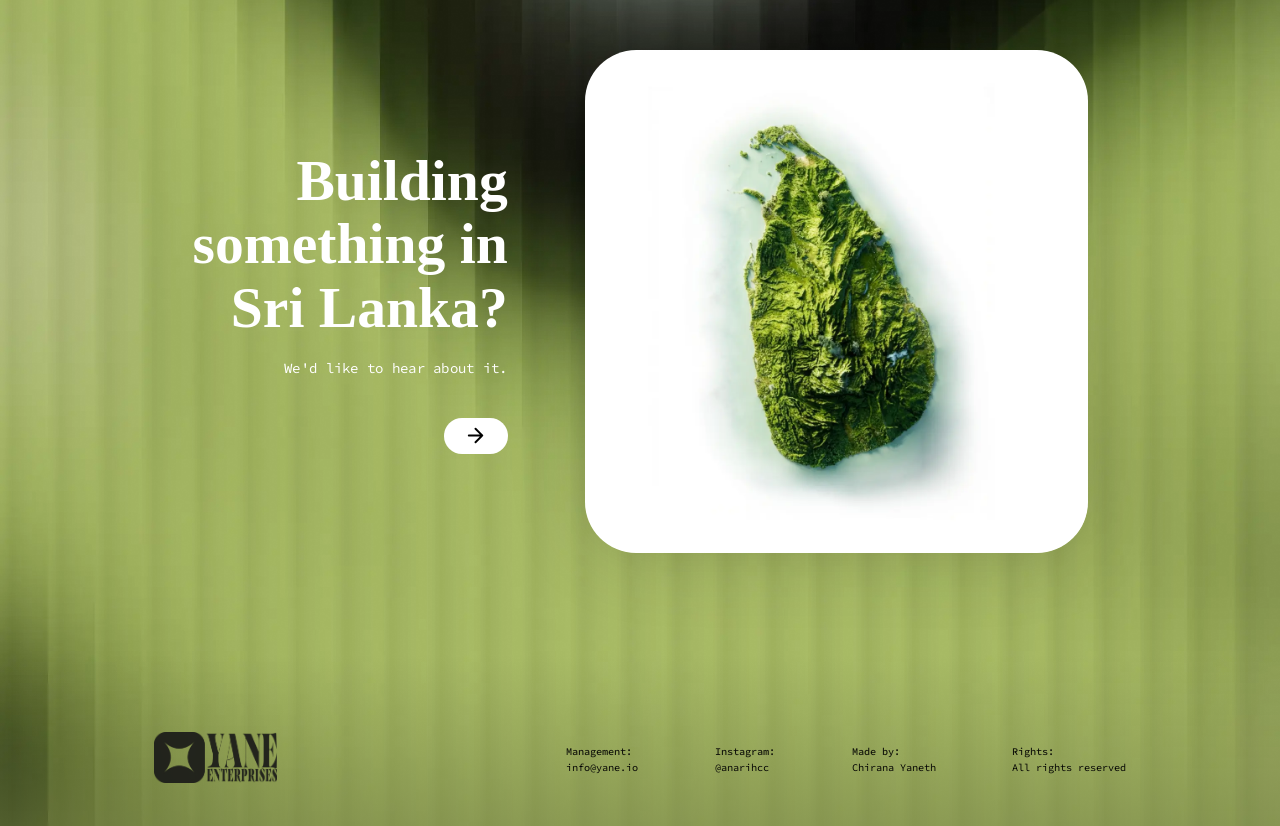
<file: portfolio/index.html>
<!DOCTYPE html>
<html lang="en">
<head>
    <meta charset="UTF-8">
    <title>Portfolio — Yane Enterprises</title>
    <meta name="viewport" content="width=device-width, initial-scale=1, viewport-fit=cover">
    <meta name="theme-color" content="#1a1c13">
    <meta name="description" content="Explore the Yane Enterprises portfolio — Yane Informatics, Sith Sevana, Estate 006, and Thambapanni. Four companies built and backed by Yane.">
    <link rel="canonical" href="https://yane.io/portfolio">

    <link rel="icon" type="image/png" href="../assets/base-logo-white.webp">
    <link rel="apple-touch-icon" href="../assets/base-logo-white.webp">
    
    <link rel="preconnect" href="https://fonts.googleapis.com">
    <link rel="preconnect" href="https://fonts.gstatic.com" crossorigin>
    <link href="https://fonts.googleapis.com/css2?family=Source+Code+Pro:wght@100;200;300;400;500;600&family=Archivo+Black&family=Pinyon+Script&family=Abril+Fatface&display=swap" rel="stylesheet">
    <link href="https://fonts.cdnfonts.com/css/arsenica-trial" rel="stylesheet">
    
    <link rel="stylesheet" href="../styles/general.css">
    <link rel="stylesheet" href="../styles/header.css">
    <link rel="stylesheet" href="../styles/hero.css">
    <link rel="stylesheet" href="../styles/how-it-works.css">
    <link rel="stylesheet" href="../styles/vision.css">
    <link rel="stylesheet" href="../styles/cta.css">
    <link rel="stylesheet" href="../styles/footer.css">
    <link rel="stylesheet" href="../styles/loader.css">
    <link rel="stylesheet" href="/portfolio/styles/portfolio.css">
</head>

<body class="loading">
    <div id="loader" class="loader-overlay">
        <img src="../assets/Yane_Vertical.png" class="loader-logo-static" alt="Yane Enterprises">
    </div>

    <header class="header" id="main-header">
        <div class="logo-container">
            <a href="/" style="display: flex; align-items: center; text-decoration: none;">
                <img class="logo logo-hrz" src="../assets/Hrz.png" alt="Yane Logo Horizontal">
                <img class="logo logo-base" src="../assets/base-logo.png" alt="Yane Logo Icon">
            </a>
        </div>
        <nav class="nav">
            <a href="/about" style="color: inherit; text-decoration: none;">ABOUT</a>
            <a href="/portfolio" style="color: inherit; text-decoration: none;">PORTFOLIO</a>
            <a href="https://informatics.yane.io/" style="color: inherit; text-decoration: none;">INFORMATICS</a>
            <a href="/contact" style="color: inherit; text-decoration: none;">CONTACT</a>
        </nav>
    </header>

    <!-- Overlay for expanded cards -->
    <div class="portfolio-overlay" id="portfolio-overlay"></div>

    <!-- SECTION 1 — PAGE HERO -->
    <section class="vision-section portfolio-hero">
        <div class="vision-glass portfolio-hero-glass">
            <img src="/portfolio/assets/hero.jpg" class="vision-statue portfolio-statue" alt="Portfolio Hero">
        </div>
        <div class="vision-text-wrapper portfolio-text-wrapper">
            <span class="label-mono hero-label">OUR PORTFOLIO</span>
            <h2 class="vision-title">Built by us.<br>Backed by us.</h2>
            <p class="vision-body hero-subtext">Four companies. Multiple industries. One standard of excellence.</p>
        </div>
    </section>

    <!-- SECTION 2 — PORTFOLIO CARDS -->
    <section class="how-it-works portfolio-cards-section">
        <div class="pillars-grid portfolio-grid">
            
            <!-- CARD 1 — Yane Informatics -->
            <div class="pillar-card port-card" onclick="expandCard(this)">
                <button class="close-modal-btn" onclick="closeCard(event, this)">✕</button>
                <span class="port-tag">Digital · Design</span>
                <h3 class="port-heading">Yane Informatics</h3>
                <p class="port-desc">Premium web and logo designs.</p>
                
                <div class="port-logo-glass">
                    <img src="/portfolio/assets/infor.svg" alt="Yane Informatics Logo">
                </div>

                <div class="port-expanded-content">
                    <div class="port-expanded-header">
                        <div class="port-logo-glass is-expanded-logo">
                            <img src="/portfolio/assets/infor.svg" alt="Yane Informatics Logo">
                        </div>
                        <h3 class="port-expanded-title">Yane Informatics</h3>
                    </div>
                    <p class="port-expanded-text">Yane Informatics is Yane's digital arm — building high-end websites and brand identities for clients who understand that design is not decoration, it's strategy. Every pixel is intentional. Every project is built to the same premium standard we hold all Yane companies to.</p>
                    <div class="port-expanded-meta">
                        <span class="meta-item"><strong>Website:</strong> <a href="https://informatics.yane.io" target="_blank" style="color: inherit; text-decoration: underline; text-underline-offset: 4px;">informatics.yane.io</a></span>
                        <span class="meta-item"><strong>Ownership:</strong> 100% Yane</span>
                    </div>
                </div>
            </div>

            <!-- CARD 2 — Sith Sevana -->
            <div class="pillar-card port-card" onclick="expandCard(this)">
                <button class="close-modal-btn" onclick="closeCard(event, this)">✕</button>
                <span class="port-tag">Health · Wellness</span>
                <h3 class="port-heading">Sith Sevana</h3>
                <p class="port-desc">Mental wellness, made accessible to every Sri Lankan.</p>
                
                <div class="port-logo-glass sith-logo-glass">
                    <img src="/portfolio/assets/sith.webp" alt="Sith Sevana Logo">
                </div>

                <div class="port-expanded-content">
                    <div class="port-expanded-header">
                        <div class="port-logo-glass sith-logo-glass is-expanded-logo">
                            <img src="/portfolio/assets/sith.webp" alt="Sith Sevana Logo">
                        </div>
                        <h3 class="port-expanded-title">Sith Sevana</h3>
                    </div>
                    <p class="port-expanded-text">Sith Sevana is an online counselling platform with a simple but powerful goal — to make mental health support accessible to everyone in Sri Lanka, regardless of where they are or what they can afford. We believe mental wellness is not a luxury. It is a right.</p>
                    <div class="port-expanded-meta">
                        <span class="meta-item"><strong>Website:</strong> <a href="https://sithsevana.lk" target="_blank" style="color: inherit; text-decoration: underline; text-underline-offset: 4px;">sithsevana.lk</a></span>
                        <span class="meta-item"><strong>Ownership:</strong> 50% Yane</span>
                    </div>
                </div>
            </div>

            <!-- CARD 3 — Estate 006 -->
            <div class="pillar-card port-card" onclick="expandCard(this)">
                <button class="close-modal-btn" onclick="closeCard(event, this)">✕</button>
                <span class="port-tag">FMCG · Tea</span>
                <h3 class="port-heading">Estate <span style="font-family: 'Abril Fatface', serif;">006</span></h3>
                <p class="port-desc">A luxury Ceylon tea brand. A true Sri Lankan heritage.</p>
                
                <div class="port-logo-glass">
                    <img src="/portfolio/assets/006.png" alt="Estate 006 Logo">
                </div>

                <div class="port-expanded-content">
                    <div class="port-expanded-header">
                        <div class="port-logo-glass is-expanded-logo">
                            <img src="/portfolio/assets/006.png" alt="Estate 006 Logo">
                        </div>
                        <h3 class="port-expanded-title">Estate <span style="font-family: 'Abril Fatface', serif;">006</span></h3>
                    </div>
                    <p class="port-expanded-text">Estate 006 is Yane's tribute to one of Sri Lanka's greatest gifts to the world — Ceylon tea. We don't just sell tea. We sell a story, a standard, and a piece of this island. Built for the premium market, Estate 006 carries the weight of Sri Lankan heritage in every cup.</p>
                    <div class="port-expanded-meta">
                        <span class="meta-item"><strong>Website:</strong> <a href="https://006.yane.io" target="_blank" style="color: inherit; text-decoration: underline; text-underline-offset: 4px;">006.yane.io</a></span>
                        <span class="meta-item"><strong>Ownership:</strong> 100% Yane</span>
                    </div>
                </div>
            </div>

            <!-- CARD 4 — Thambapanni -->
            <div class="pillar-card port-card" onclick="expandCard(this)">
                <button class="close-modal-btn" onclick="closeCard(event, this)">✕</button>
                <span class="port-tag">Fashion · Culture</span>
                <h3 class="port-heading"><span class="thambapanni-text">Thambapanni</span></h3>
                <p class="port-desc">Sri Lankan identity, worn.</p>
                
                <div class="port-logo-glass">
                    <span class="port-text-logo">T</span>
                </div>

                <div class="port-expanded-content">
                    <div class="port-expanded-header">
                        <div class="port-logo-glass is-expanded-logo">
                            <span class="port-text-logo">T</span>
                        </div>
                        <h3 class="port-expanded-title">Thambapanni</h3>
                    </div>
                    <p class="port-expanded-text">Thambapanni is a cultural clothing brand rooted in the richness of Sri Lankan heritage. We take the island's history, its patterns, its identity — and bring it into contemporary fashion. Not costume. Not nostalgia. A living, wearable expression of who we are.</p>
                    <div class="port-expanded-meta">
                        <span class="meta-item"><strong>Ownership:</strong> 100% Yane</span>
                    </div>
                </div>
            </div>
            
        </div>
    </section>

    <!-- SECTION 3 — BOTTOM CTA BAND -->
    <section class="cta-section" id="contact">
        <div class="cta-text-wrapper">
            <h2 class="cta-title">Building<br>something in<br>Sri Lanka?</h2>
            <p class="cta-body">We'd like to hear about it.</p>
            <button class="cta-button" onclick="window.location.href='mailto:info@yane.io'">
                <svg class="cta-arrow" viewBox="0 0 24 24" fill="none" xmlns="http://www.w3.org/2000/svg">
                    <path d="M5 12H19M19 12L12 5M19 12L12 19" stroke="black" stroke-width="2" stroke-linecap="round" stroke-linejoin="round"/>
                </svg>
            </button>
        </div>
        <div class="cta-glass">
            <img src="../assets/srilanka_2.webp" class="cta-image" alt="Sri Lanka satellite view">
        </div>
    </section>

    <footer class="footer">
        <a href="/"><img src="../assets/Hrz.png" class="footer-logo" alt="Yane Logo"></a>
        
        <div class="footer-info-grid">
            <div class="footer-column">
                <span class="footer-label">Management:</span>
                <a href="mailto:info@yane.io" class="footer-value">info@yane.io</a>
            </div>
            <div class="footer-column">
                <span class="footer-label">Instagram:</span>
                <a href="https://instagram.com/anarihcc" target="_blank" class="footer-value">@anarihcc</a>
            </div>
            <div class="footer-column">
                <span class="footer-label">Made by:</span>
                <span class="footer-value">Chirana Yaneth</span>
            </div>
            <div class="footer-column">
                <span class="footer-label">Rights:</span>
                <span class="footer-value">All rights reserved</span>
            </div>
        </div>
    </footer>

    <script>
        // Modal Expansion Logic
        const overlay = document.getElementById('portfolio-overlay');

        function expandCard(cardElement) {
            if (cardElement.classList.contains('is-expanded')) return;

            // Create an invisible placeholder to hold the exact grid space
            const placeholder = document.createElement('div');
            placeholder.className = cardElement.className;
            placeholder.style.visibility = 'hidden';
            placeholder.style.opacity = '0';
            placeholder.style.pointerEvents = 'none';
            cardElement.parentNode.insertBefore(placeholder, cardElement);
            cardElement._placeholder = placeholder;

            cardElement.classList.add('is-expanded');
            overlay.classList.add('active');
        }

        function closeCard(event, btnElement) {
            event.stopPropagation();
            const card = btnElement.closest('.port-card');
            
            // Remove the placeholder restoring the card to its original place
            if (card._placeholder) {
                card._placeholder.remove();
                card._placeholder = null;
            }

            card.classList.remove('is-expanded');
            overlay.classList.remove('active');
        }

        overlay.addEventListener('click', () => {
            document.querySelectorAll('.port-card.is-expanded').forEach(card => {
                if (card._placeholder) {
                    card._placeholder.remove();
                    card._placeholder = null;
                }
                card.classList.remove('is-expanded');
            });
            overlay.classList.remove('active');
        });

        // Handle Loader Removal
        window.addEventListener('load', () => {
            const loader = document.getElementById('loader');
            setTimeout(() => {
                loader.classList.add('hidden');
                document.body.classList.remove('loading');
            }, 800);
        });

        const header = document.getElementById('main-header');
        const logoContainer = document.querySelector('.logo-container');

        logoContainer.addEventListener('click', (e) => {
            if (window.innerWidth <= 768 && header.classList.contains('scrolled')) {
                if (!header.classList.contains('expanded')) {
                    e.preventDefault();
                    header.classList.add('expanded');
                }
            }
        });

        let lastScrollY = window.scrollY;
        window.addEventListener('scroll', () => {
            const currentScrollY = window.scrollY;
            if (currentScrollY > 50) {
                header.classList.add('scrolled');
                if (header.classList.contains('expanded') && Math.abs(currentScrollY - lastScrollY) > 30) {
                    header.classList.remove('expanded');
                }
            } else {
                header.classList.remove('scrolled');
                header.classList.remove('expanded');
            }
            lastScrollY = currentScrollY;
        });
    </script>
</body>
</html>
</file>
<file: styles/general.css>
html, body {
    margin: 0;
    min-height: 100vh;
    overscroll-behavior: none;
    background-color: #1a1c13; /* Fallback for smooth overscroll transitions */
    background-image: url("../assets/bg.webp");
    background-size: cover;
    background-position: center top;
    background-repeat: no-repeat;
}

body {
    padding-bottom: 0;
}
</file>
<file: styles/header.css>
.header{
    display: flex;
    justify-content: space-between;
    gap: 40px; /* Enforces a minimum gap */
    height: 80px;
    align-items: center;
    background: rgba(255, 255, 255, 0.05); /* More see-through */
    backdrop-filter: blur(12px) saturate(140%);
    -webkit-backdrop-filter: blur(12px) saturate(140%);
    border: 1px solid rgba(255, 255, 255, 0.3); /* Stronger liquid border */
    /* The inset shadow simulates light bending / warping thickness at the glass edge */
    box-shadow: inset 0px 0px 25px 5px rgba(255, 255, 255, 0.15), 0 4px 30px rgba(0, 0, 0, 0.1);
    position: fixed;
    top: 30px;
    right: 20px;
    width: calc(100% - 40px);
    box-sizing: border-box;
    z-index: 1000;
    padding-left: 60px;
    padding-right: 60px;
    border-radius: 50px;
    transition: all 0.7s cubic-bezier(0.25, 1, 0.5, 1);
}

.header.scrolled {
    right: 30px;
    top: 20px;
    height: 50px;
    width: 450px;
    padding-left: 20px;
    padding-right: 20px;
    gap: 20px;
}

/* Logos container relative for absolute positioning of logos on top of each other */
.logo-container {
    height: 40px;
    position: relative;
    display: flex;
    align-items: center;
    width: 100px;
    transition: width 0.5s cubic-bezier(0.25, 1, 0.5, 1);
}

.header.scrolled .logo-container {
    width: 25px; /* Shrunk width for base logo */
    height: 25px;
}

.logo {
    position: absolute;
    transition: all 0.5s cubic-bezier(0.25, 1, 0.5, 1);
    object-fit: contain;
    left: 0;
}

.logo-hrz {
    width: 100px;
    height: 40px;
    opacity: 1;
    transform: scale(1);
}

.header.scrolled .logo-hrz {
    opacity: 0;
    transform: scale(0.5); /* Shrink while fading to make it look smooth */
}

.logo-base {
    width: 25px;
    height: 25px;
    opacity: 0;
    transform: scale(0.5);
}

.header.scrolled .logo-base {
    opacity: 1;
    transform: scale(1);
}

.nav {
    display: flex;
    gap: 30px;
    font-family: 'Source Code Pro', monospace;
    font-weight: 500;
    font-size: 15px;
    letter-spacing: 1px;
    color: #000000;
    white-space: nowrap; /* Prevents text from breaking into multiple lines */
    transition: all 0.5s cubic-bezier(0.25, 1, 0.5, 1);
}

.header.scrolled .nav {
    gap: 15px;
    font-size: 11px; /* Slightly shrink the text size */
}

.nav div {
    cursor: pointer;
    transition: opacity 0.3s ease, transform 0.3s ease;
}

.nav div:hover {
    opacity: 0.7;
    transform: translateY(-1px);
}

@media (max-width: 768px) {
    .header {
        padding-left: 20px;
        padding-right: 20px;
        gap: 15px;
        height: 60px;
    }
    .header.scrolled:not(.expanded) {
        width: 50px; /* Compress into perfect circle on mobile */
        right: 20px;
        padding: 0;
        justify-content: center;
        align-items: center;
        gap: 0;
        height: 50px;
        cursor: pointer;
    }
    .header.scrolled:not(.expanded) .logo-container {
        width: 25px;
        height: 25px;
        display: flex;
        justify-content: center;
        align-items: center;
    }
    .header.scrolled.expanded {
        width: calc(100% - 40px); /* Re-expands to full mobile width */
        right: 20px;
        padding-left: 15px;
        padding-right: 15px;
        height: 50px;
    }
    .nav {
        gap: 12px;
        font-size: 11px;
        overflow-x: auto;
        scrollbar-width: none; 
        -ms-overflow-style: none;
    }
    .nav::-webkit-scrollbar {
        display: none; 
    }
    
    /* Liquid glass hiding effect for nav out of expanded state */
    .header.scrolled:not(.expanded) .nav {
        max-width: 0;
        opacity: 0;
        overflow: hidden;
        gap: 0; /* Ensures it squishes entirely without resisting */
        pointer-events: none;
    }
    
    /* Smoothly bring it back */
    .header.scrolled.expanded .nav {
        max-width: 300px;
        opacity: 1;
        overflow: visible;
        pointer-events: auto;
    }

    .logo-container {
        width: 60px; 
    }
    .logo-hrz {
        width: 60px;
        height: 24px;
    }
}
</file>
<file: styles/hero.css>
.hero {
    height: 100vh;
    display: flex;
    align-items: center;
    padding-left: 12vw; /* Left margin */
    padding-right: 12vw; /* Ensures it never touches the right edge */
    width: 100%;
    box-sizing: border-box;
}

.hero-content {
    display: flex;
    flex-direction: column;
    align-items: flex-start;
    width: 700px; /* Sets max-width container matching intended SVG size */
    max-width: 100%; 
}

.hero-svg {
    width: 100%; /* Fills parent container exactly to lock aspect ratio percentages */
    max-width: 100%; 
}

.hero-text {
    font-family: 'Source Code Pro', monospace;
    font-size: 14px; 
    font-weight: 300;
    color: #ffffff; 
    /* 54px / 876px = 6.1643% */
    margin: 15px 0 0 6.1643%; 
    line-height: 1.6;
    text-transform: uppercase;
}

/* ---- Mobile Refinements ---- */
@media (max-width: 768px) {
    .hero-content {
        padding: 40px 0; /* Ensures room for shadows to bleed without clipping */
    }

    .hero-svg {
        -webkit-filter: drop-shadow(0 0 20px rgba(0, 0, 0, 0.9)) drop-shadow(0 0 30px rgba(0, 0, 0, 0.9));
        filter: drop-shadow(0 0 20px rgba(0, 0, 0, 0.9)) drop-shadow(0 0 30px rgba(0, 0, 0, 0.9));
        -webkit-transform: translateZ(0); /* Force GPU layering in Safari */
        transform: translateZ(0);
    }

    .hero-text {
        text-shadow: 0 0 20px rgba(0, 0, 0, 0.9), 0 0 60px rgba(0, 0, 0, 0.5);
        -webkit-transform: translateZ(0);
        transform: translateZ(0);
    }
}
</file>
<file: styles/how-it-works.css>
.how-it-works {
    display: flex;
    flex-direction: column;
    align-items: center; /* Centers both header block and card grid */
    padding: 8vw 12vw;
    box-sizing: border-box;
    width: 100%;
}

.how-content-wrapper {
    display: flex;
    flex-direction: column;
    align-items: flex-end;
    width: calc(22vw * 3 + 3vw * 2); /* Matches total grid width: 3 cards + 2 gaps = 72vw */
}

.how-title {
    margin: 0;
    line-height: 1;
    display: flex;
    justify-content: flex-end;
}

.how-title-svg {
    height: 3.2vw; /* Exactly the same as the previous font-size */
    width: auto;
    display: block;
    margin: 0 0 1vw  0;
}

.how-subtitle {
    font-family: 'Arsenica Trial', serif;
    font-weight: 700;
    font-size: 5.5vw;
    color: #ffffff;
    margin: -1vw 0 0 0;
    text-align: right;
    white-space: nowrap;
    opacity: 0.9;
}

.how-subtitle span {
    display: inline;
}

.how-subtitle .script {
    font-family: 'Pinyon Script', cursive;
    font-size: 1.1em; 
    color: #000000;
    font-weight: 500;
}

/* ---- Glass Cards Grid ---- */
.pillars-grid {
    display: flex;
    gap: 3vw;
    margin-top: 4vw;
    width: 100%;
    justify-content: center;
}

.pillar-card {
    width: 22vw;
    height: 22vw;
    flex-shrink: 0;
    border-radius: 3vw;
    padding: 2.5vw;
    box-sizing: border-box;
    display: flex;
    flex-direction: column;
    align-items: flex-start;
    overflow: hidden; /* Added to ensure content doesn't force expansion */

    /* Nearly fully transparent glass — background visible but softly blurred */
    background: rgba(0, 0, 0, 0.1);
    backdrop-filter: blur(10px) saturate(100%) contrast(110%);
    -webkit-backdrop-filter: blur(20px) saturate(100%) contrast(110%);

    /* Border handled by ::before for smooth gradient transition */
    border: none;
    position: relative;

    /* Subtle depth + soft surrounding shadow */
    box-shadow:
        0 0 80px rgba(0, 0, 0, 0.15),
        0 8px 32px 0 rgba(0, 0, 0, 0.03),
        inset 0 0 0 1px rgba(255, 255, 255, 0.05);

    transition: transform 0.6s cubic-bezier(0.16, 1, 0.3, 1),
                box-shadow 0.6s cubic-bezier(0.16, 1, 0.3, 1);
}

/* Smooth gradient border — transitions from dim (top-left) to bright (bottom-right) */
.pillar-card::before {
    content: '';
    position: absolute;
    inset: 0;
    border-radius: inherit;
    padding: 1px; /* This is the border thickness */
    background: linear-gradient(
        135deg,
        rgba(255, 255, 255, 0.08) 0%,
        rgba(255, 255, 255, 0.15) 30%,
        rgba(255, 255, 255, 0.35) 70%,
        rgba(255, 255, 255, 0.5) 100%
    );
    -webkit-mask: 
        linear-gradient(#fff 0 0) content-box, 
        linear-gradient(#fff 0 0);
    -webkit-mask-composite: xor;
    mask: 
        linear-gradient(#fff 0 0) content-box, 
        linear-gradient(#fff 0 0);
    mask-composite: exclude;
    pointer-events: none;
}

.pillar-card:hover {
    transform: translateY(-0.5vw);
    box-shadow:
        0 15px 45px 0 rgba(0, 0, 0, 0.05),
        inset 0 0 0 1px rgba(255, 255, 255, 0.1);
}

/* Card number */
.pillar-number {
    font-family: 'Archivo Black', sans-serif;
    font-size: 2.8vw;
    color: transparent;
    -webkit-text-stroke: 0.08vw #ffffff;
    line-height: 1;
    margin-bottom: 1vw;
}

/* Card heading */
.pillar-heading {
    font-family: 'Arsenica Trial', serif;
    font-size: 2.7vw;
    color: #ffffff;
    margin: 0 0 1.2vw 0;
    line-height: 1;
    opacity: 0.8;
}

/* Card body text */
.pillar-text {
    font-family: 'Source Code Pro', monospace;
    font-size: clamp(8px, 0.9vw, 15px); /* Scaled down to fit smaller cards */
    color: #ffffff;
    line-height: 1.6;
    margin: 0;
    text-transform: uppercase;
}

/* ---- Mobile: stack cards vertically ---- */
@media (max-width: 768px) {
    .how-content-wrapper {
        width: 80vw;
        margin: 0 auto;
        align-items: flex-end; /* Standard CSS for right-alignment in flex column */
    }

    .how-subtitle {
        display: flex;
        flex-direction: column;
        align-items: flex-end;
        width: 100%;
        white-space: normal;
        margin-bottom: 20px;
    }

    .how-subtitle span {
        display: block;
        width: 100%;
        text-align: right;
    }

    .how-subtitle .line-1, 
    .how-subtitle .line-3 {
        font-size: 10vw; /* Same size as "Build" */
    }

    .how-subtitle .line-2.script {
        font-size: 16vw; /* Spans exactly ~80vw */
        margin: -2vw 0;
        text-align: right;
    }
    .pillars-grid {
        flex-direction: column;
        align-items: center;
        gap: 20px;
        margin-top: 40px;
    }
    .pillar-card {
        width: 80vw;
        height: 80vw;
        border-radius: 60px;
        padding: 40px;
        min-height: 320px;
    }
    .pillar-number {
        font-size: 10vw;
        -webkit-text-stroke: 1px #ffffff;
        margin-bottom: 15px;
    }
    .pillar-heading {
        font-size: 10vw;
        margin-bottom: 20px;
    }
    .pillar-text {
        font-size: 3.5vw;
    }
}
</file>
<file: styles/vision.css>
.vision-section {
    display: flex;
    align-items: center;
    justify-content: center;
    gap: 4vw;
    padding: 8vw 12vw;
    box-sizing: border-box;
    width: 100%;
}

/* Glass image container — 505:360 ratio relative to pillar cards (28vw) = ~39.3vw */
.vision-glass {
    width: 39.3vw;
    height: 39.3vw;
    flex-shrink: 0;
    border-radius: 4vw;
    position: relative;
    overflow: hidden;

    /* Same glass surface as pillar cards */
    background: rgba(0, 0, 0, 0.1);
    backdrop-filter: blur(10px) saturate(100%) contrast(120%);
    -webkit-backdrop-filter: blur(20px) saturate(100%) contrast(120%);

    /* No border — handled by ::before gradient */
    border: none;

    /* Same shadow style as pillar cards */
    box-shadow:
        0 0 80px rgba(0, 0, 0, 0.15),
        0 8px 32px 0 rgba(0, 0, 0, 0.03),
        inset 0 0 0 1px rgba(255, 255, 255, 0.05);
}

/* Smooth gradient border matching pillar cards */
.vision-glass::before {
    content: '';
    position: absolute;
    inset: 0;
    border-radius: inherit;
    padding: 1px;
    background: linear-gradient(
        135deg,
        rgba(255, 255, 255, 0.08) 0%,
        rgba(255, 255, 255, 0.15) 30%,
        rgba(255, 255, 255, 0.35) 70%,
        rgba(255, 255, 255, 0.5) 100%
    );
    -webkit-mask: 
        linear-gradient(#fff 0 0) content-box, 
        linear-gradient(#fff 0 0);
    -webkit-mask-composite: xor;
    mask: 
        linear-gradient(#fff 0 0) content-box, 
        linear-gradient(#fff 0 0);
    mask-composite: exclude;
    pointer-events: none;
    z-index: 1;
}

.vision-statue {
    width: 100%;
    height: 100%;
    object-fit: cover;
    object-position: center;
    display: block;
}

/* Right-hand text block */
.vision-text-wrapper {
    display: flex;
    flex-direction: column;
    align-items: flex-start;
    max-width: 30vw;
}

.vision-title {
    font-family: 'Arsenica Trial', serif;
    font-weight: 700;
    font-size: 4vw;
    color: #ffffff;
    opacity: 0.8;
    line-height: 1.15;
    margin: 0;
    text-align: left;
}

.vision-body {
    font-family: 'Source Code Pro', monospace;
    font-size: clamp(11px, 1vw, 16px);
    color: #ffffff;
    line-height: 1.7;
    margin: 2vw 0 0 0;
    text-align: left;
    text-transform: uppercase;
    letter-spacing: 0.02em;
}

/* ---- Mobile: stack vertically ---- */
@media (max-width: 768px) {
    .vision-section {
        flex-direction: column;
        padding: 12vw 10vw;
        gap: 8vw;
    }
    .vision-glass {
        width: 80vw;
        height: 80vw;
        border-radius: 60px;
    }
    .vision-text-wrapper {
        max-width: 100%;
    }
    .vision-title {
        font-size: 8vw;
    }
    .vision-body {
        font-size: 3.5vw;
    }
}
</file>
<file: styles/cta.css>
.cta-section {
    display: flex;
    align-items: center;
    justify-content: center;
    gap: 6vw; /* Slightly larger gap to balance the text weight */
    padding: 8vw 12vw;
    box-sizing: border-box;
    width: 100%;
}

/* Glass image container — Right side */
.cta-glass {
    width: 39.3vw;
    height: 39.3vw;
    flex-shrink: 0;
    border-radius: 4vw;
    position: relative;
    overflow: hidden;

    background: rgba(0, 0, 0, 0.1);
    backdrop-filter: blur(10px) saturate(100%) contrast(120%);
    -webkit-backdrop-filter: blur(20px) saturate(100%) contrast(120%);

    border: none;
    box-shadow:
        0 0 80px rgba(0, 0, 0, 0.15),
        0 8px 32px 0 rgba(0, 0, 0, 0.03),
        inset 0 0 0 1px rgba(255, 255, 255, 0.05);
}

.cta-glass::before {
    content: '';
    position: absolute;
    inset: 0;
    border-radius: inherit;
    padding: 1px;
    background: linear-gradient(
        135deg,
        rgba(255, 255, 255, 0.08) 0%,
        rgba(255, 255, 255, 0.15) 30%,
        rgba(255, 255, 255, 0.35) 70%,
        rgba(255, 255, 255, 0.5) 100%
    );
    -webkit-mask: 
        linear-gradient(#fff 0 0) content-box, 
        linear-gradient(#fff 0 0);
    -webkit-mask-composite: xor;
    mask: 
        linear-gradient(#fff 0 0) content-box, 
        linear-gradient(#fff 0 0);
    mask-composite: exclude;
    pointer-events: none;
    z-index: 1;
}

.cta-image {
    width: 100%;
    height: 100%;
    object-fit: cover;
    object-position: center;
    display: block;
}

/* Left-hand text block — Right aligned content */
.cta-text-wrapper {
    display: flex;
    flex-direction: column;
    align-items: flex-end; /* Align overall block and button to the right */
    max-width: 35vw;
}

.cta-title {
    font-family: 'Arsenica Trial', serif;
    font-weight: 700;
    font-size: 4.5vw;
    color: #ffffff;
    line-height: 1.1;
    margin: 0;
    text-align: right;
}

.cta-body {
    font-family: 'Source Code Pro', monospace;
    font-size: clamp(11px, 1.1vw, 18px);
    color: #ffffff;
    line-height: 1.5;
    margin: 1.5vw 0 2vw 0;
    text-align: right;
    letter-spacing: 0.02em;
}

/* Button styling — White pill with arrow */
.cta-button {
    display: flex;
    align-items: center;
    justify-content: center;
    background: #ffffff;
    width: 5vw;
    height: 2.8vw;
    border-radius: 100px;
    cursor: pointer;
    transition: transform 0.3s cubic-bezier(0.16, 1, 0.3, 1), opacity 0.3s ease;
    border: none;
    margin-top: 1vw;
}

.cta-button:hover {
    transform: scale(1.05);
    opacity: 0.9;
}

.cta-arrow {
    width: 1.8vw;
    height: auto;
}

/* ---- Mobile: stack vertically ---- */
@media (max-width: 768px) {
    .cta-section {
        flex-direction: column-reverse; /* Keep image at the bottom or top depending on preference, usually image follows text in mobile CTA */
        padding: 12vw 10vw;
        gap: 8vw;
    }
    .cta-glass {
        width: 80vw;
        height: 80vw;
        border-radius: 60px;
    }
    .cta-text-wrapper {
        max-width: 100%;
        align-items: center; /* Center on mobile */
    }
    .cta-title {
        font-size: 10vw;
        text-align: center;
    }
    .cta-body {
        font-size: 3.5vw;
        text-align: center;
        margin: 4vw 0 6vw 0;
    }
    .cta-button {
        width: 15vw;
        height: 8vw;
        margin-top: 0;
    }
    .cta-arrow {
        width: 6vw;
    }
}
</file>
<file: styles/footer.css>
.footer {
    width: 100%;
    padding: 6vw 12vw 3vw 12vw;
    box-sizing: border-box;
    display: flex;
    align-items: center;
    justify-content: space-between;
    gap: 4vw;
    background: linear-gradient(to top, rgba(110, 122, 66, 0.5) 0%, transparent 100%);
}

.footer-logo {
    height: 4vw;
    width: auto;
    opacity: 0.9;
}

.footer-info-grid {
    display: flex;
    gap: 6vw;
    flex-grow: 1;
    justify-content: flex-end;
}

.footer-column {
    display: flex;
    flex-direction: column;
    gap: 0.2vw;
}

.footer-label {
    font-family: 'Source Code Pro', monospace;
    font-size: clamp(10px, 0.8vw, 14px);
    font-weight: 500;
    color: #000000;
    opacity: 0.9;
}

.footer-value {
    font-family: 'Source Code Pro', monospace;
    font-size: clamp(10px, 0.8vw, 14px);
    color: #000000;
    text-decoration: none;
}

/* ---- Mobile: stack footer columns ---- */
@media (max-width: 768px) {
    .footer {
        flex-direction: column;
        align-items: flex-start;
        padding: 50vw 10vw 6vw 10vw; /* Increased padding to allow for a much smoother gradient transition */
        gap: 8vw;
        background: linear-gradient(to top, 
            rgba(110, 122, 66, 0.8) 0%, 
            rgba(110, 122, 66, 0.4) 40%, 
            rgba(110, 122, 66, 0.1) 70%, 
            transparent 100%
        );

    }
    .footer-logo {
        height: 10vw;
    }
    .footer-info-grid {
        display: grid;
        grid-template-columns: 1fr 1fr;
        gap: 6vw 4vw;
        width: 100%;
    }
    .footer-label, .footer-value {
        font-size: 3.5vw;
    }
    
}
</file>
<file: styles/loader.css>
.loader-overlay {
    position: fixed;
    top: 0;
    left: 0;
    width: 100%;
    height: 100%;
    background: #ffffff;
    z-index: 99999;
    display: flex;
    justify-content: center;
    align-items: center;
    transition: opacity 0.8s cubic-bezier(0.16, 1, 0.3, 1), 
                visibility 0.8s cubic-bezier(0.16, 1, 0.3, 1);
}

.loader-overlay.hidden {
    opacity: 0;
    visibility: hidden;
    pointer-events: none;
}

.loader-logo-static {
    width: 180px;
    height: auto;
    opacity: 0.9;
}

/* Ensure no scroll during loading */
body.loading {
    overflow: hidden;
}

/* ---- Mobile Adjustments ---- */
@media (max-width: 768px) {
    .loader-logo-static {
        width: 140px;
    }
}
</file>
<file: about/styles/hero.css>
/* Custom Section 1: Hero Adjustments */
        .about-hero {
            min-height: 90vh;
            display: flex;
            flex-direction: column;
            justify-content: center;
            padding: 180px 12vw 100px;
            box-sizing: border-box;
        }
        
        .label-mono {
            font-family: 'Source Code Pro', monospace;
            font-size: 14px;
            letter-spacing: 0.3em;
            color: rgba(255, 255, 255, 0.6);
            text-transform: uppercase;
            margin-bottom: 2vw;
        }

        .about-hero-title {
            font-family: 'Arsenica Trial', serif;
            font-size: 6vw;
            line-height: 1.1;
            color: #ffffff;
            margin: 0;
            max-width: 50vw;
        }

        .about-hero-subtext {
            font-family: 'Source Code Pro', monospace;
            font-size: 1.2vw;
            line-height: 1.8;
            color: rgba(255, 255, 255, 0.8);
            margin-top: 3vw;
            max-width: 40vw;
            text-transform: uppercase;
        }
</file>
<file: about/styles/whoweare.css>
/* Section 2: Who We Are */
 .who-we-are {
    display: flex;
    padding: 10vw 12vw;
    gap: 8vw;
    align-items: center;
}

.who-left {
    flex: 1;
}

.who-right {
    flex: 1;
    font-family: 'Source Code Pro', monospace;
    font-size: 1vw;
    line-height: 2;
    color: rgba(255, 255, 255, 0.9);
    text-transform: uppercase;
}

.who-right p {
    margin-bottom: 2vw;
}

.outlined-stack {
    display: flex;
    flex-direction: column;
    gap: 1vw;
}

.outlined-text {
    font-family: 'Archivo Black', sans-serif;
    font-size: 6vw;
    line-height: 1;
    color: transparent;
    -webkit-text-stroke: 1px rgba(255, 255, 255, 0.4);
    text-transform: uppercase;
}
</file>
<file: about/styles/values.css>
/* Section 3: Values Title */
.values-header {
    padding: 0 12vw;
    margin-bottom: 4vw;
}

.values-title {
    font-family: 'Arsenica Trial', serif;
    font-size: 4vw;
    color: #ffffff;
    margin-top: 1vw;
}

/* Section 3: Principles grid — desktop 4-up; mobile matches home “Three Pillars” */
.about-values .pillars-grid {
    display: grid !important;
    grid-template-columns: repeat(4, 1fr);
    gap: 2vw;
    width: 100%;
    max-width: 90vw;
    margin: 4vw auto 0;
}

.about-values .pillar-card {
    aspect-ratio: 1 / 1;
    width: 100%;
    height: auto !important;
    min-height: unset !important;
    display: flex;
    flex-direction: column;
    justify-content: center;
    align-items: flex-start;
    /* Fixed padding — does not shrink when the window / columns get narrow */
    padding: 24px !important;
    border-radius: 3vw !important;
    box-sizing: border-box;
    min-width: 0;
}

/*
 * Fallback (no container queries): scale with viewport — no low max cap so type grows on large screens.
 * ~proportional to one column width in a 4-up grid (≈22vw).
 */
.about-values .pillar-number {
    font-size: max(12px, 2.85vw);
    -webkit-text-stroke: max(0.5px, 0.12vw) #ffffff;
    margin: 0;
}

.about-values .pillar-heading {
    font-size: max(11px, 2.35vw);
    margin: 0 0 1vw;
    line-height: 0.9;
}

.about-values .pillar-text {
    font-size: max(9px, 1.55vw);
    line-height: 1.6;
}

/* Desktop layout + vw fallback spacing (overridden below when container queries work) */
@media (min-width: 769px) {
    .about-values .pillar-card {
        justify-content: flex-start;
    }

    .about-values .pillar-number {
        line-height: 1;
        margin-bottom: 0.35vw;
    }

    .about-values .pillar-heading {
        margin: 0 0 0.45vw;
        line-height: 1.1;
        min-height: 2.2em;
    }

    .about-values .pillar-text {
        line-height: 1;
        margin: 0;
        overflow-wrap: anywhere;
    }
}

/*
 * Card-sized type: scales with the card (large window → large card → large type).
 * Only a minimum px floor — no max cap so copy can fill the glass card.
 */
@supports (font-size: 1cqi) {
    @media (min-width: 769px) {
        .about-values .pillar-card {
            container-type: size;
            container-name: value-card;
        }

        .about-values .pillar-number {
            font-size: max(12px, 13cqi);
            -webkit-text-stroke: max(0.5px, 0.5cqi) #ffffff;
            margin-bottom: max(4px, 1.4cqi);
        }

        .about-values .pillar-heading {
            font-size: max(11px, 10.5cqi);
            margin: 0 0 max(3px, 1.1cqi);
        }

        .about-values .pillar-text {
            font-size: max(9px, 6cqi);
            line-height: 1.2;
        }

        /* Wider cards (typical full-screen desktop): larger body so the glass doesn’t feel empty */
        @container value-card (min-width: 300px) {
            .about-values .pillar-text {
                font-size: max(9px, 7.35cqi);
            }
        }

        @container value-card (min-width: 400px) {
            .about-values .pillar-text {
                font-size: max(10px, 8.1cqi);
            }
        }
    }
}
</file>
<file: about/styles/founder.css>
/* Section 4: Divider */
.divider-container {
    width: 100%;
    padding: 6vw 0;
    display: flex;
    align-items: center;
    justify-content: center;
    position: relative;
}

.divider-line {
    position: absolute;
    width: 100%;
    height: 1px;
    background: linear-gradient(to right, transparent, rgba(255, 255, 255, 0.2), transparent);
    z-index: 1;
}

.divider-text {
    background: #1a1c13; /* Match site background to cover line */
    padding: 0 2vw;
    font-family: 'Source Code Pro', monospace;
    font-size: 12px;
    letter-spacing: 0.5em;
    color: rgba(255, 255, 255, 0.6);
    position: relative;
    z-index: 2;
}

/* Section 5: Founder refinements */
.founder-photo {
    object-position: center 70%;
    filter: none !important;
    transition: transform 0.8s ease;
}

.founder-headline {
    font-family: 'Arsenica Trial', serif;
    font-size: 4vw;
    color: #ffffff;
    margin: 0;
}

.founder-label {
    font-family: 'Source Code Pro', monospace;
    font-size: 12px;
    letter-spacing: 0.2em;
    color: rgba(255, 255, 255, 0.5);
    margin: 1vw 0 2vw 0;
    text-transform: uppercase;
}

.founder-bio {
    font-family: 'Source Code Pro', monospace;
    font-size: 1vw;
    line-height: 1.8;
    color: rgba(255, 255, 255, 0.8);
    text-transform: uppercase;
}
</file>
<file: contact/contact.css>
/* ============================================
   CONTACT PAGE — yane.io/contact
   ============================================ */

/* ---- Hero ---- */
.contact-hero {
    min-height: 80vh;
    display: flex;
    flex-direction: column;
    justify-content: center;
    align-items: center;
    text-align: center;
    padding: 180px 12vw 60px;
    box-sizing: border-box;
}

.label-mono {
    font-family: 'Source Code Pro', monospace;
    font-size: 13px;
    letter-spacing: 0.3em;
    color: rgba(255, 255, 255, 0.5);
    text-transform: uppercase;
    margin-bottom: 2vw;
    display: block;
}

.contact-headline {
    font-family: 'Arsenica Trial', serif;
    font-size: 7vw;
    line-height: 1.05;
    color: #ffffff;
    margin: 0;
    letter-spacing: -0.02em;
}

.contact-subtext {
    font-family: 'Source Code Pro', monospace;
    font-size: clamp(11px, 1vw, 15px);
    line-height: 1.9;
    color: rgba(255, 255, 255, 0.65);
    margin-top: 2.5vw;
    max-width: 550px;
    text-transform: uppercase;
}

/* ---- Email Section ---- */
.contact-email-section {
    display: flex;
    flex-direction: column;
    align-items: center;
    text-align: center;
    padding: 0 12vw;
    margin-top: 2vw;
}

.contact-email-link {
    font-family: 'Source Code Pro', monospace;
    font-size: clamp(18px, 2.2vw, 32px);
    font-weight: 300;
    color: #ffffff;
    text-decoration: none;
    letter-spacing: 0.05em;
    margin-top: 1vw;
    transition: opacity 0.3s ease;
    position: relative;
}

.contact-email-link::after {
    content: '';
    position: absolute;
    bottom: -4px;
    left: 0;
    width: 100%;
    height: 1px;
    background: rgba(255, 255, 255, 0.25);
    transform: scaleX(0);
    transform-origin: center;
    transition: transform 0.4s cubic-bezier(0.25, 1, 0.5, 1);
}

.contact-email-link:hover::after {
    transform: scaleX(1);
}

.contact-email-link:hover {
    opacity: 0.8;
}

/* ---- Social Icons ---- */
.contact-social-section {
    display: flex;
    justify-content: center;
    padding: 6vw 12vw 0;
}

.social-row {
    display: flex;
    align-items: center;
    gap: 28px;
}

.social-icon-wrapper {
    display: flex;
    align-items: center;
    justify-content: center;
    width: 48px;
    height: 48px;
    border-radius: 14px;
    color: rgba(255, 255, 255, 0.6);
    transition: all 0.35s cubic-bezier(0.25, 1, 0.5, 1);
    text-decoration: none;
}

.social-icon-wrapper svg {
    width: 22px;
    height: 22px;
}

.social-icon-wrapper:hover {
    color: rgba(255, 255, 255, 0.95);
    transform: translateY(-3px);
    background: rgba(255, 255, 255, 0.06);
    box-shadow:
        0 4px 24px rgba(255, 255, 255, 0.1),
        inset 0 0 12px rgba(255, 255, 255, 0.06);
    border: 1px solid rgba(255, 255, 255, 0.12);
    backdrop-filter: blur(8px);
    -webkit-backdrop-filter: blur(8px);
}

/* ---- Spacer ---- */
.contact-spacer {
    height: 18vw;
}

/* ============================================
   RESPONSIVE — MOBILE
   ============================================ */
@media (max-width: 768px) {
    .contact-hero {
        min-height: 70vh;
        padding: 140px 8vw 40px;
    }

    .contact-headline {
        font-size: 12vw;
    }

    .label-mono {
        font-size: 11px;
        letter-spacing: 0.25em;
        margin-bottom: 5vw;
    }

    .contact-subtext {
        font-size: 3.5vw;
        max-width: 90%;
        margin-top: 5vw;
    }

    .contact-email-section {
        margin-top: 4vw;
        padding: 0 8vw;
    }

    .contact-email-link {
        font-size: 5vw;
        margin-top: 2vw;
    }

    .contact-social-section {
        padding: 10vw 8vw 0;
    }

    .social-row {
        gap: 16px;
    }

    .social-icon-wrapper {
        width: 42px;
        height: 42px;
        border-radius: 12px;
    }

    .social-icon-wrapper svg {
        width: 20px;
        height: 20px;
    }

    .contact-spacer {
        height: 30vw;
    }
}
</file>
<file: portfolio/styles/portfolio.css>
/* Portfolio Specific Overrides */

/* Hero */
.portfolio-hero {
    padding-top: 12vw; /* Ensure space for header */
}

.portfolio-hero-glass {
    background: #EFEFE8; /* offwhite color */
    display: flex;
    justify-content: center;
    align-items: center;
}

.portfolio-statue {
    width: 100%;
    height: 100%;
    object-fit: cover;
    object-position: top;
}

.hero-label {
    font-family: 'Source Code Pro', monospace;
    font-size: 1vw;
    color: #ffffff;
    opacity: 0.8;
    letter-spacing: 0.1em;
    margin-bottom: 1.5vw;
    display: block;
}

.hero-subtext {
    text-transform: none;
    font-size: clamp(14px, 1.2vw, 18px);
    opacity: 0.9;
}

/* Cards Grid layout */
.portfolio-cards-section {
    padding-top: 0;
}

.portfolio-grid {
    flex-wrap: wrap; 
    justify-content: flex-start; /* ensures Thambapanni is left aligned on new row */
    gap: 3vw;
}

.port-card {
    cursor: pointer;
    position: relative;
    /* Ensure EXACTLY 3 cards per row: 3 cards + 2 gaps (6vw) = 100% */
    width: calc((100% - 6.1vw) / 3);
    height: auto;
    aspect-ratio: 1 / 1;
}

/* Tags and Descriptions in minimized view */
.port-tag {
    font-family: 'Source Code Pro', monospace;
    font-size: 1vw;
    color: #ffffff;
    opacity: 0.7;
    letter-spacing: 0.05vw;
    margin-bottom: 0.5vw;
    display: block;
    text-transform: uppercase;
}

.port-heading {
    font-family: 'Arsenica Trial', serif;
    font-size: 3vw;
    color: #ffffff;
    margin: 0 0 1vw 0;
    line-height: 1;
    opacity: 0.9;
}
.thambapanni-text{
    font-size: 2.5vw;
}
.port-desc {
    font-family: 'Source Code Pro', monospace;
    color: #ffffff;
    font-size: clamp(12px, 1.1vw, 16px);
    line-height: 1.6;
    margin: 0;
}

/* Small glass card for logo at bottom right */
.port-logo-glass {
    position: absolute;
    bottom: 2.5vw;
    right: 2.5vw;
    width: 6.5vw;
    height: 6.5vw;
    border-radius: 1.5vw;
    background: rgba(239, 239, 232, 0.6); /* #EFEFE8 equivalent offwhite */
    backdrop-filter: blur(10px);
    -webkit-backdrop-filter: blur(10px);
    display: flex;
    justify-content: center;
    align-items: center;
    box-shadow: 0 4px 15px rgba(0,0,0,0.1);
    box-sizing: border-box;
    padding: 0.6vw;
    z-index: 2;
}

/* Specific styling for Sith Sevana */
.sith-logo-glass {
    background: transparent !important;
    backdrop-filter: none;
    -webkit-backdrop-filter: none;
    box-shadow: none;
    padding: 0;
    width: 6.5vw;
    height: 6.5vw;
}

.sith-logo-glass::before {
    display: none;
}

/* Smooth gradient border for small glass */
.port-logo-glass::before {
    content: '';
    position: absolute;
    inset: 0;
    border-radius: inherit;
    padding: 1px;
    background: linear-gradient(135deg, rgba(255,255,255,0.4) 0%, rgba(255,255,255,0.8) 100%);
    -webkit-mask: linear-gradient(#fff 0 0) content-box, linear-gradient(#fff 0 0);
    -webkit-mask-composite: xor;
    mask: linear-gradient(#fff 0 0) content-box, linear-gradient(#fff 0 0);
    mask-composite: exclude;
    pointer-events: none;
}

.port-logo-glass img,
.port-logo-glass .port-text-logo {
    max-width: 100%;
    max-height: 100%;
    object-fit: contain;
}

.port-text-logo {
    font-family: 'Arsenica Trial', serif;
    font-weight: 700;
    font-size: 3vw;
    color: #1a1c13;
    line-height: 1;
}

/* Expanded Card hidden content initially */
.port-expanded-content {
    display: none;
    opacity: 0;
    transition: opacity 0.3s ease;
}

/* Expanded State */
body.modal-open {
    overflow: hidden; /* prevent scrolling when card is expanded */
}

.portfolio-overlay {
    position: fixed;
    inset: 0;
    background: rgba(0,0,0,0.4);
    backdrop-filter: blur(15px);
    -webkit-backdrop-filter: blur(15px);
    z-index: 99;
    opacity: 0;
    pointer-events: none;
    transition: opacity 0.4s ease;
}

.portfolio-overlay.active {
    opacity: 1;
    pointer-events: auto;
}

/* Expanded card styling */
.port-card.is-expanded {
    position: fixed;
    top: 50%;
    left: 50%;
    transform: translate(-50%, -50%) !important;
    width: 50vw;
    height: auto;
    max-height: 80vh;
    z-index: 100;
    cursor: default;
    padding: 4vw;
}

/* Ensure expanded card maintains glass effect appropriately without inheriting hover translates */
.port-card.is-expanded:hover {
    transform: translate(-50%, -50%);
    box-shadow:
        0 20px 60px rgba(0,0,0,0.3),
        inset 0 0 0 1px rgba(255,255,255,0.1);
}

/* When expanded, hide the default tag, heading, desc, and logo */
.port-card.is-expanded > .port-tag,
.port-card.is-expanded > .port-heading,
.port-card.is-expanded > .port-desc,
.port-card.is-expanded > .port-logo-glass {
    display: none;
}

/* Show expanded content */
.port-card.is-expanded .port-expanded-content {
    display: flex;
    flex-direction: column;
    opacity: 1;
    width: 100%;
    height: 100%;
    overflow-y: auto;
}

/* Expanded Content Internal Styling */
.port-expanded-header {
    display: flex;
    align-items: center;
    gap: 2vw;
    margin-bottom: 2vw;
}

.is-expanded-logo {
    position: relative !important;
    bottom: auto !important;
    right: auto !important;
    flex-shrink: 0;
    z-index: 1 !important;
}

.port-expanded-title {
    font-family: 'Arsenica Trial', serif;
    font-size: 3vw;
    color: #ffffff;
    margin: 0;
}

.port-expanded-text {
    font-family: 'Source Code Pro', monospace;
    font-size: clamp(14px, 1.2vw, 18px);
    color: #ffffff;
    line-height: 1.6;
    margin-bottom: 3vw;
}

.port-expanded-meta {
    display: flex;
    flex-direction: column;
    gap: 1vw;
    margin-top: auto;
}

.meta-item {
    font-family: 'Source Code Pro', monospace;
    font-size: 1vw;
    color: #ffffff;
    opacity: 0.8;
}

.meta-item strong {
    font-weight: 600;
    color: #ffffff;
    opacity: 1;
    margin-right: 0.5vw;
}

/* Close Button for Modal */
.close-modal-btn {
    position: absolute;
    top: 2vw;
    right: 2vw;
    background: rgba(255,255,255,0.1);
    border: 1px solid rgba(255,255,255,0.2);
    border-radius: 50%;
    width: 3vw;
    height: 3vw;
    display: flex;
    align-items: center;
    justify-content: center;
    color: #fff;
    cursor: pointer;
    font-size: 1.5vw;
    opacity: 0;
    pointer-events: none;
    transition: all 0.2s ease;
    z-index: 101;
}

.close-modal-btn:hover {
    background: rgba(255,255,255,0.3);
}

.port-card.is-expanded .close-modal-btn {
    opacity: 1;
    pointer-events: auto;
}


/* Mobile Adjustments */
@media (max-width: 768px) {
    .portfolio-hero { padding: 120px 10vw 60px; }
    .portfolio-hero-glass { width: 80vw; height: 80vw; }
    .hero-label { font-size: 3.5vw; margin-bottom: 4vw; }
    .hero-subtext { font-size: 3.5vw; }
    
    .portfolio-grid { display: flex; flex-direction: column; align-items: center; justify-content: center; width: 100%; gap: 5vw; margin: 0 auto; }
    .port-card { width: 100%; max-width: 80vw; height: auto; aspect-ratio: 1 / 1; margin: 0 auto; }
    .port-tag { font-size: 3.5vw; margin-bottom: 2vw; }
    .port-heading { font-size: 8vw; margin-bottom: 3vw; }
    .thambapanni-text { font-size: 7vw;}
    .port-desc { font-size: 3.8vw; }
    
    .port-logo-glass { width: 22vw; height: 22vw; border-radius: 3vw; bottom: 8.5vw; right: 8.5vw; padding: 2vw;}
    .sith-logo-glass { width: 22vw; height: 22vw; padding: 0; right: 8.5vw; bottom: 8.5vw; }
    .port-text-logo { font-size: 10vw; }
    
    .port-card.is-expanded { width: 90vw; padding: 6vw; border-radius: 40px; }
    .close-modal-btn { width: 10vw; height: 10vw; top: 4vw; right: 4vw; font-size: 5vw; }
    
    .port-expanded-header { flex-direction: column; align-items: flex-start; gap: 4vw; }
    .port-expanded-title { font-size: 7vw; line-height: 1.1; }
    .port-expanded-text { font-size: 3.5vw; }
    .meta-item { font-size: 3.5vw; margin-bottom: 1vw;}
}
</file>
